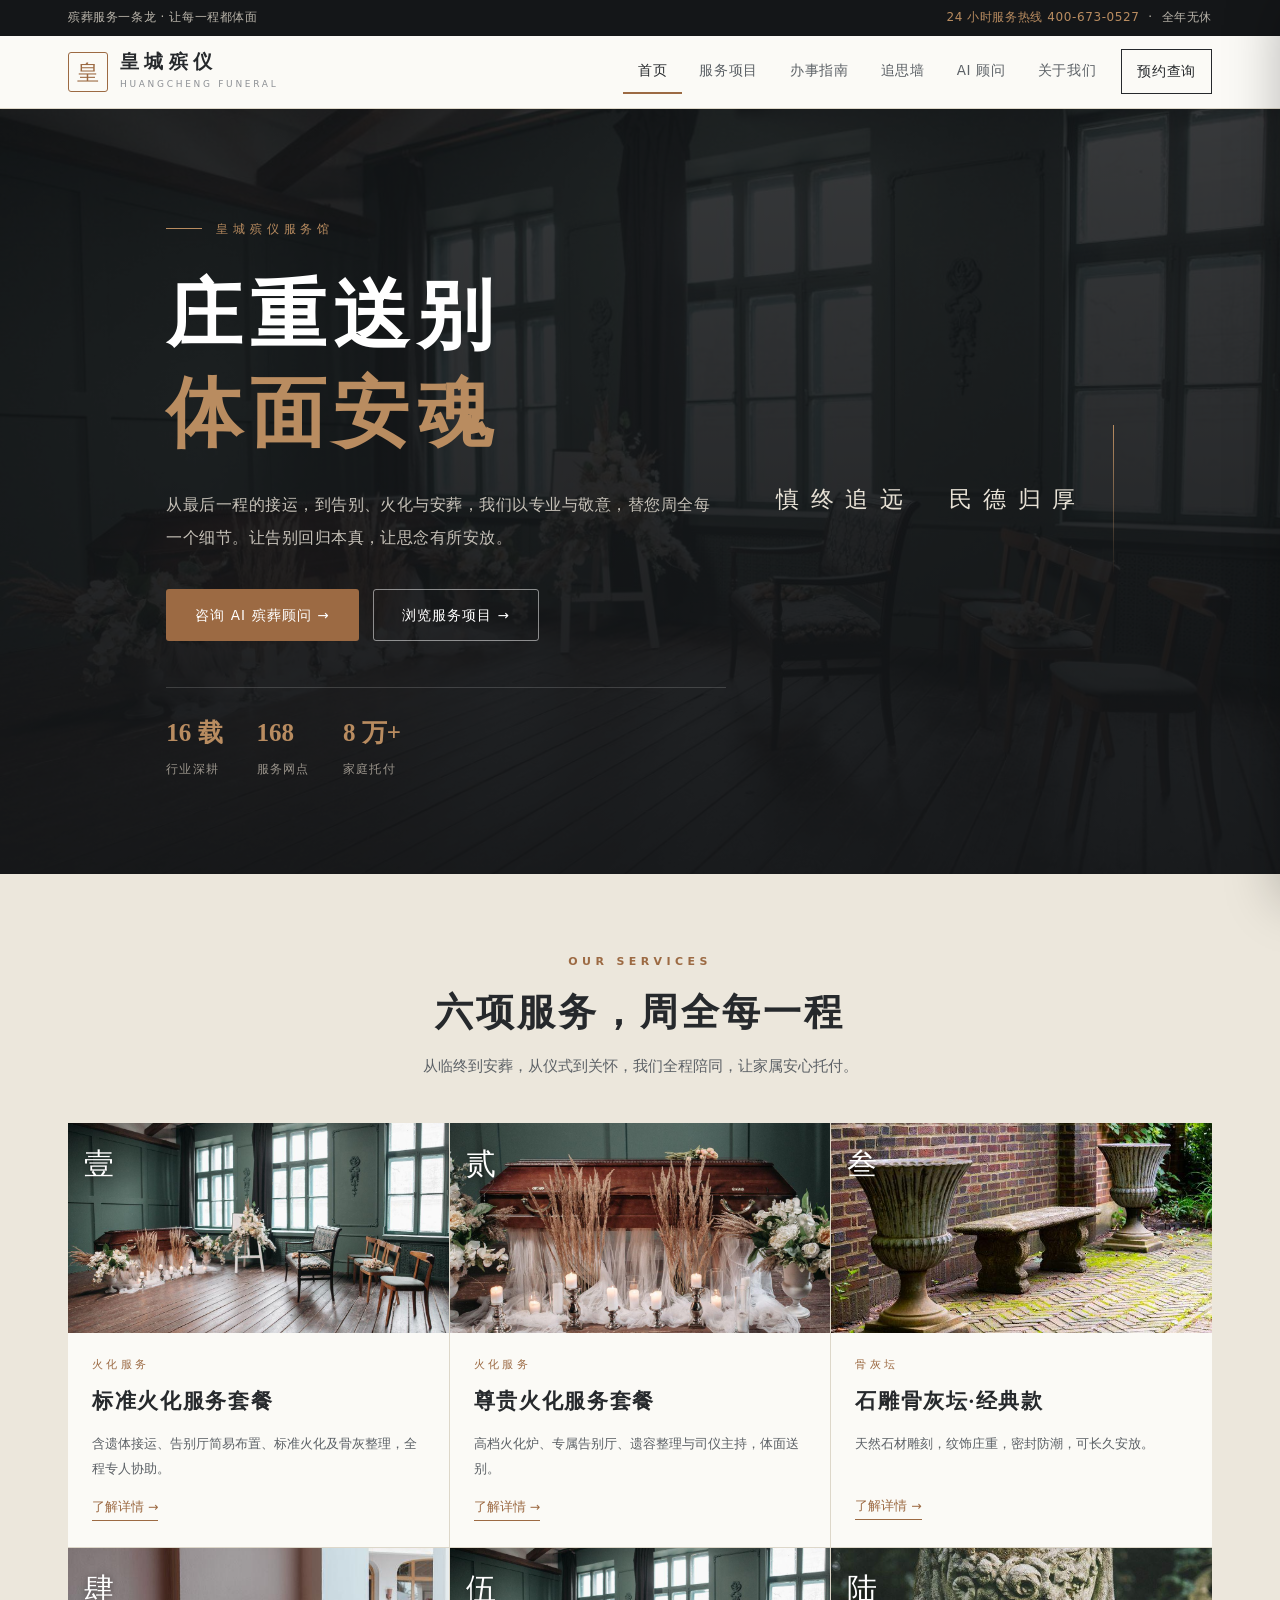
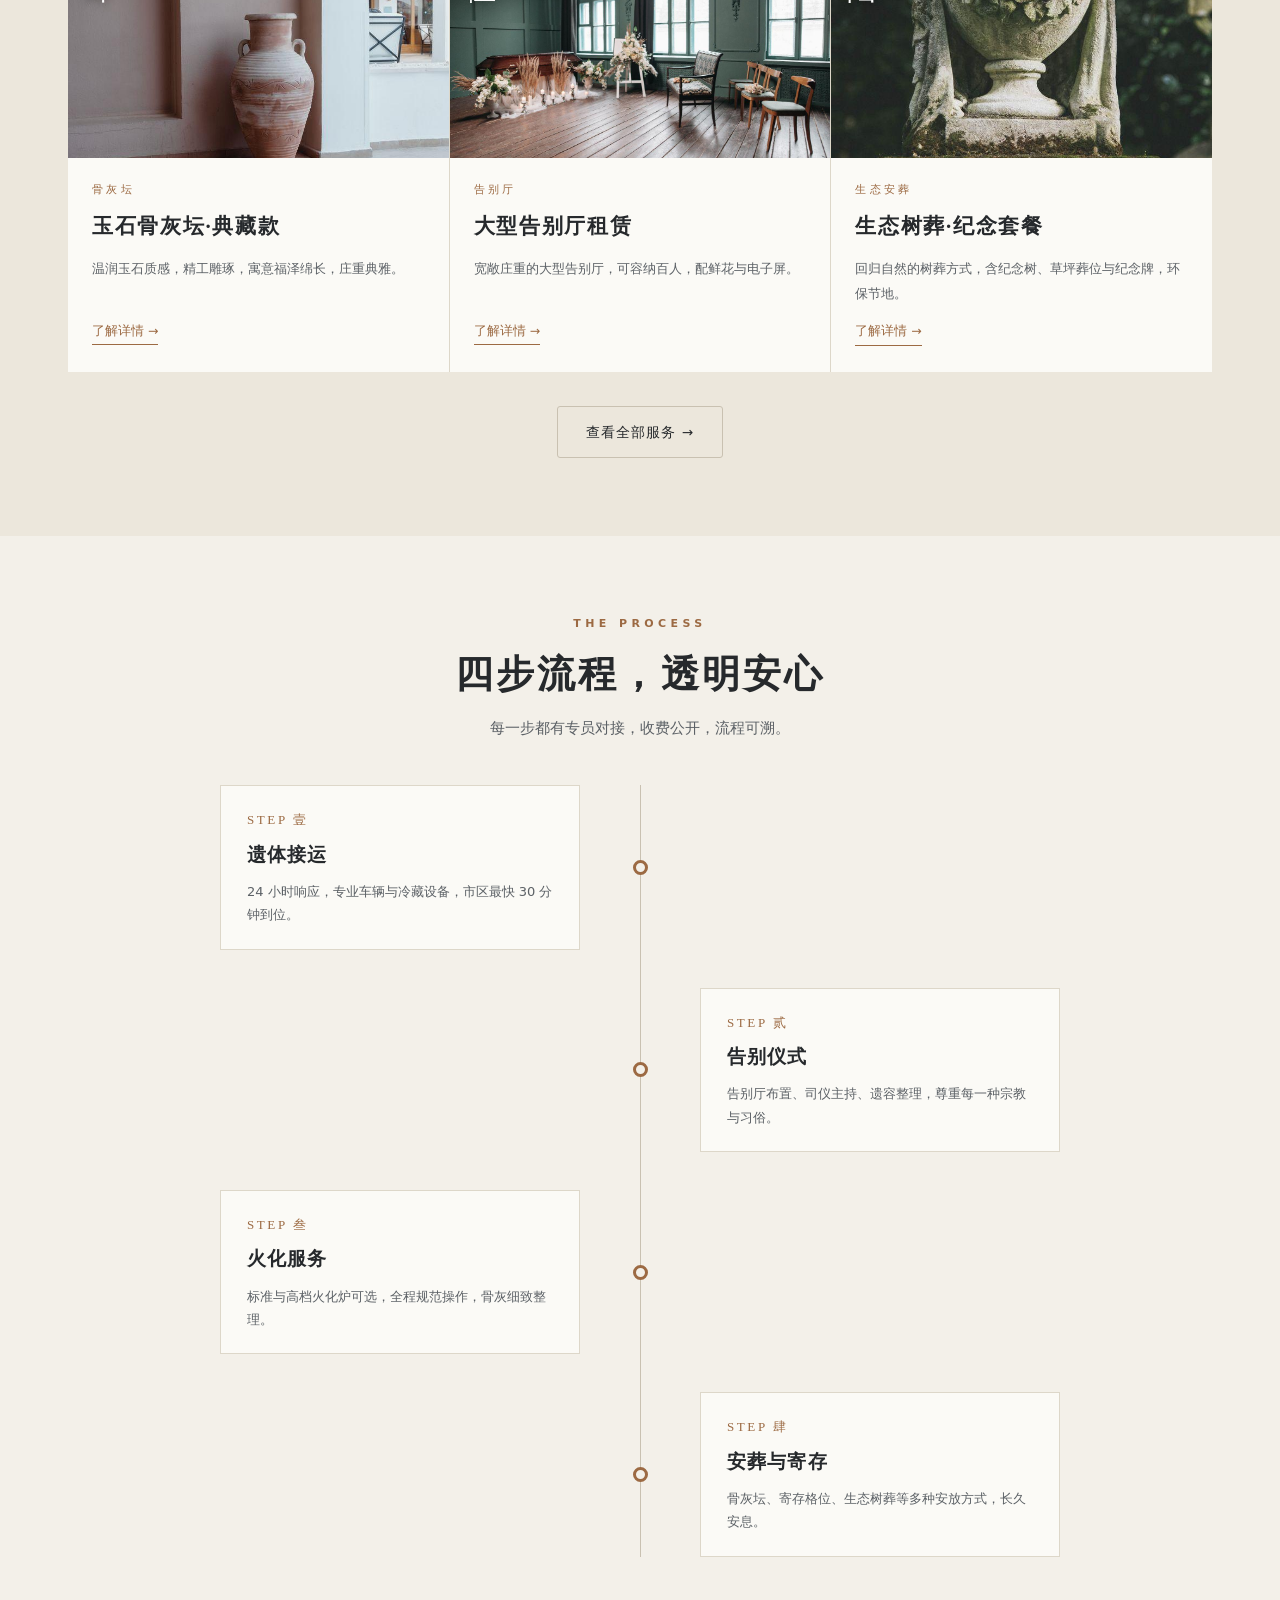
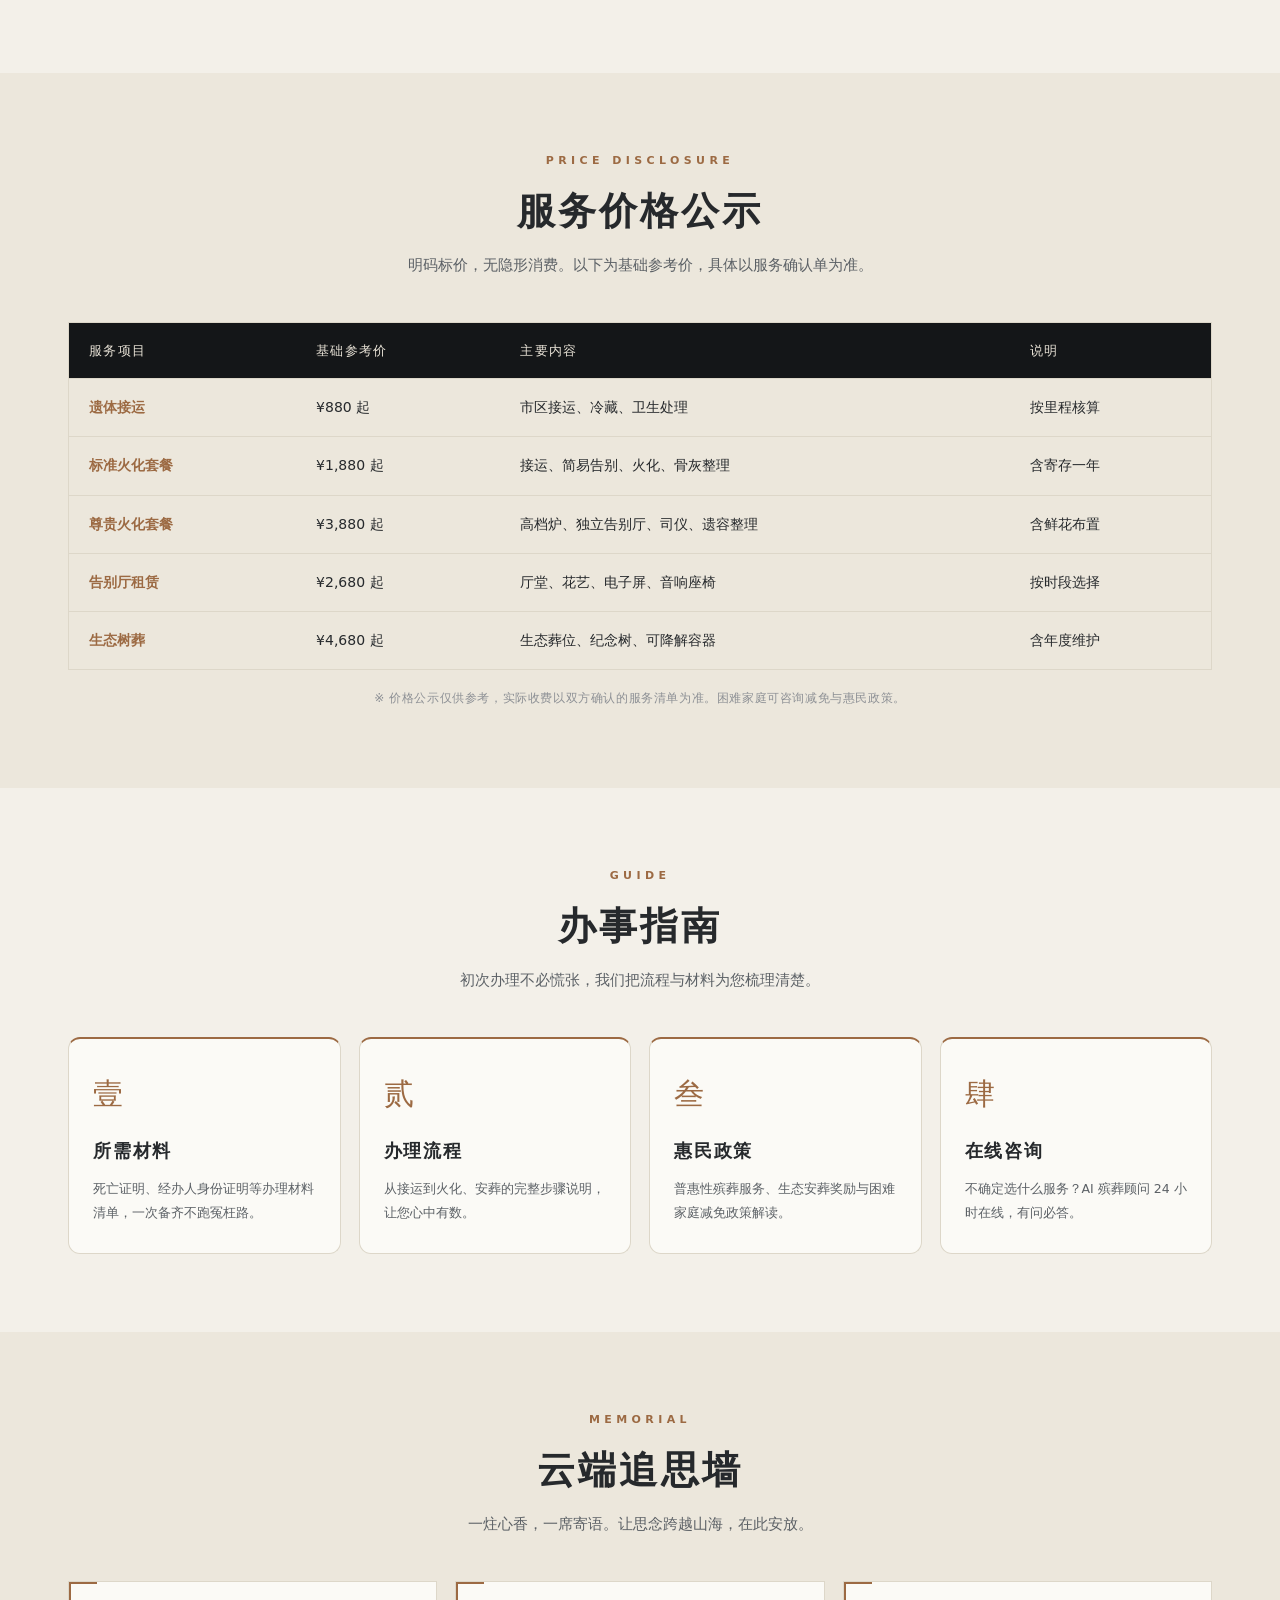
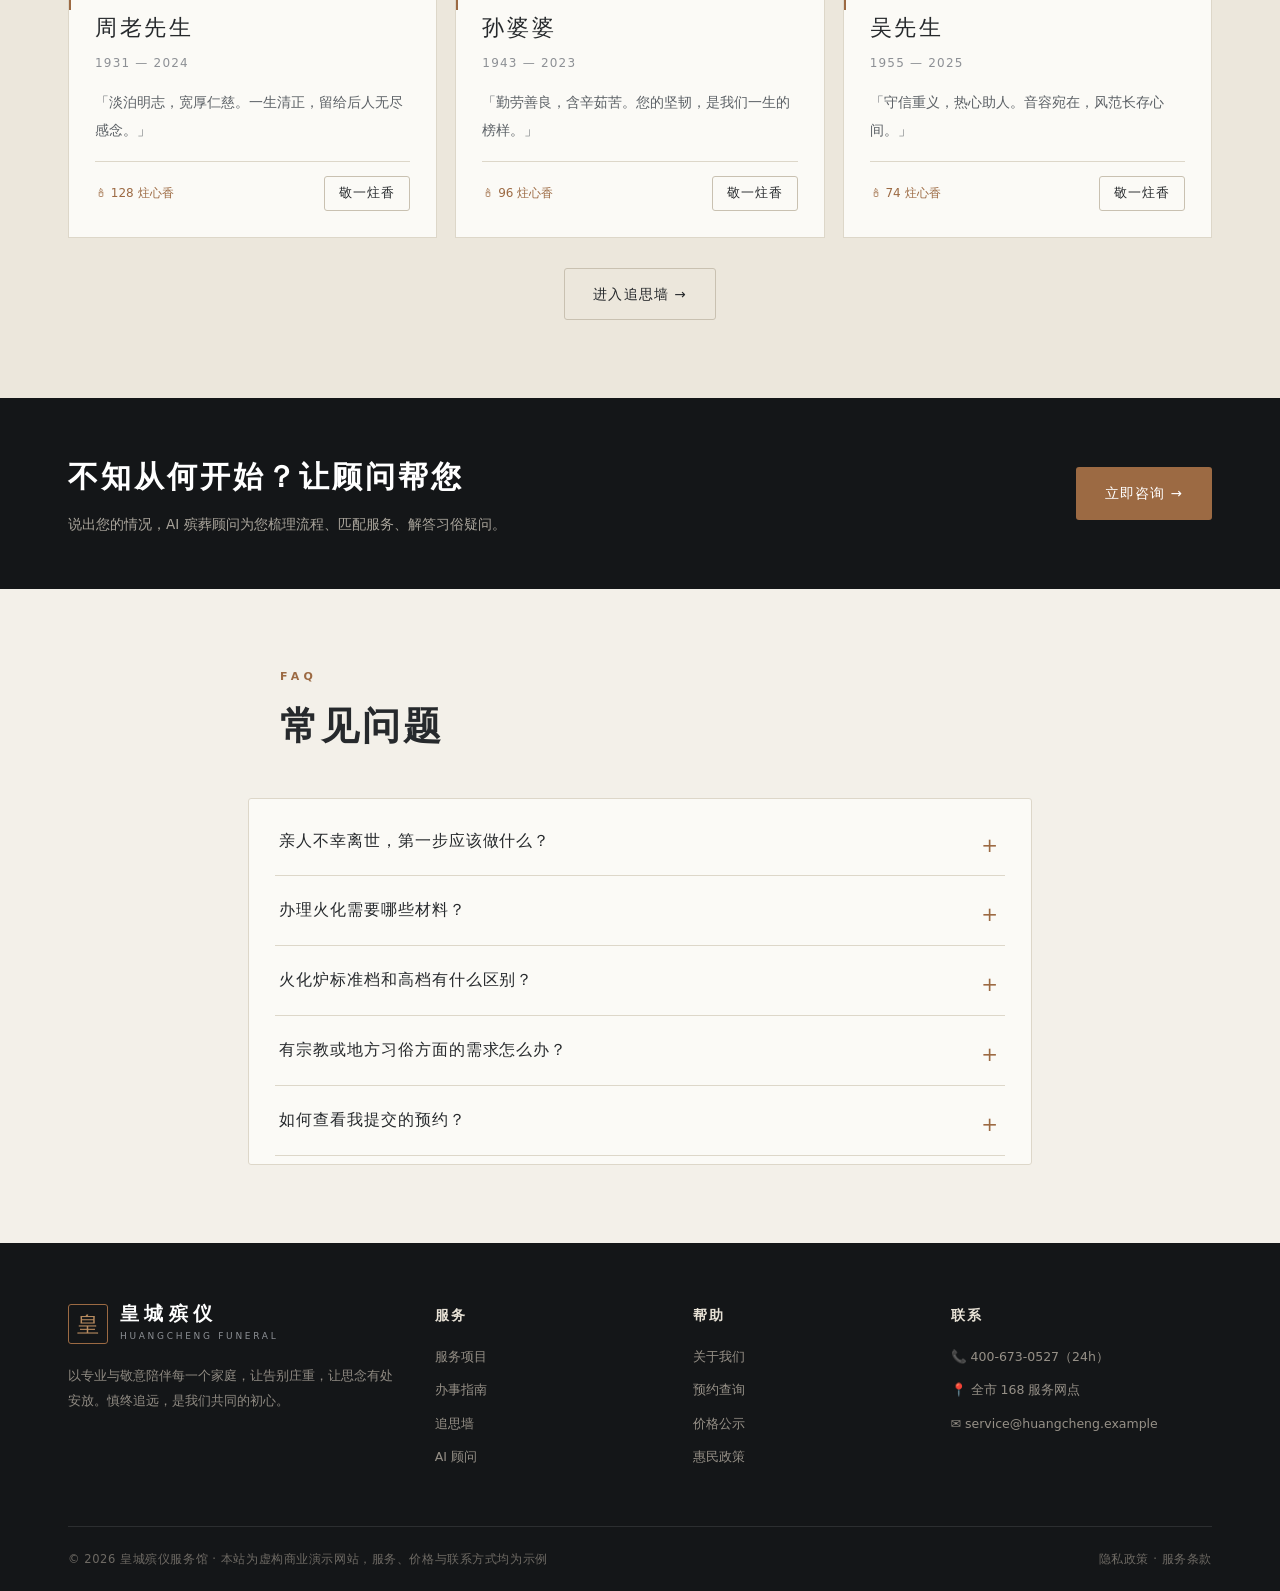
<file: index.html>
<!DOCTYPE html>
<html lang="zh-CN">
<head>
<meta charset="UTF-8">
<meta name="viewport" content="width=device-width,initial-scale=1">
<title>皇城殡仪服务馆 · 庄重送别，体面安魂</title>
<meta name="description" content="皇城殡仪服务馆提供遗体接运、告别厅、火化、骨灰寄存与生态安葬一条龙服务，AI 殡葬顾问在线答疑，流程透明，24 小时响应。">
<link rel="stylesheet" href="assets/style.css">
</head>
<body>
<div class="topbar"><div class="wrap">
  <span>殡葬服务一条龙 · 让每一程都体面</span>
  <span><b>24 小时服务热线 400-673-0527</b> &nbsp;·&nbsp; 全年无休</span>
</div></div>

<header class="sitehead"><div class="wrap">
  <a class="logo" href="index.html"><div class="mark">皇</div><div class="txt"><b>皇城殡仪</b><span>HUANGCHENG FUNERAL</span></div></a>
  <nav class="nav">
    <a href="index.html" class="cur">首页</a><a href="services.html">服务项目</a><a href="guide.html">办事指南</a>
    <a href="memorial.html">追思墙</a><a href="agent.html">AI 顾问</a><a href="about.html">关于我们</a>
    <a href="orders.html" class="nav-cta">预约查询</a>
  </nav>
  <button class="burger" id="burger">☰ 菜单</button>
</div></header>

<div class="drawer-mask" id="drawerMask"></div>
<aside class="drawer" id="drawer">
  <div class="dh"><b>皇城殡仪</b><button id="drawerClose">×</button></div>
  <div class="dlist">
    <a href="index.html" class="cur"><span class="ico">◈</span>首页</a>
    <a href="services.html"><span class="ico">壹</span>服务项目</a>
    <a href="guide.html"><span class="ico">贰</span>办事指南</a>
    <a href="memorial.html"><span class="ico">叁</span>追思墙</a>
    <a href="agent.html"><span class="ico">肆</span>AI 殡葬顾问</a>
    <a href="about.html"><span class="ico">伍</span>关于我们</a>
    <a href="orders.html"><span class="ico">陆</span>预约查询</a>
  </div>
  <div class="df">24 小时服务热线 400-673-0527<br>全年无休 · 市区 30 分钟响应</div>
</aside>

<section class="hero" style="padding:0">
  <div class="bg"></div>
  <div class="wrap">
    <div>
      <div class="eyebrow">皇城殡仪服务馆</div>
      <h1>庄重送别<br><em>体面安魂</em></h1>
      <p class="lead">从最后一程的接运，到告别、火化与安葬，我们以专业与敬意，替您周全每一个细节。让告别回归本真，让思念有所安放。</p>
      <div class="actions">
        <a href="agent.html" class="btn btn-copper">咨询 AI 殡葬顾问 →</a>
        <a href="services.html" class="btn btn-light">浏览服务项目 →</a>
      </div>
      <div class="trust">
        <div><b>16 载</b><span>行业深耕</span></div>
        <div><b>168</b><span>服务网点</span></div>
        <div><b>8 万+</b><span>家庭托付</span></div>
      </div>
    </div>
    <div class="poem"><div class="v">慎终追远　民德归厚</div><div class="line"></div></div>
  </div>
</section>

<section style="background:var(--paper-2)">
  <div class="wrap">
    <div class="sec-head center"><span class="kicker">OUR SERVICES</span><h2>六项服务，周全每一程</h2><p>从临终到安葬，从仪式到关怀，我们全程陪同，让家属安心托付。</p></div>
    <div class="svc-grid" id="svcGrid"></div>
    <div class="center" style="margin-top:34px"><a href="services.html" class="btn btn-outline">查看全部服务 →</a></div>
  </div>
</section>

<section>
  <div class="wrap">
    <div class="sec-head center"><span class="kicker">THE PROCESS</span><h2>四步流程，透明安心</h2><p>每一步都有专员对接，收费公开，流程可溯。</p></div>
    <div class="timeline">
      <div class="tl-item right"><div class="side"><div class="box"><div class="n">STEP 壹</div><h4>遗体接运</h4><p>24 小时响应，专业车辆与冷藏设备，市区最快 30 分钟到位。</p></div></div><div class="dot"></div><div class="side"></div></div>
      <div class="tl-item left"><div class="side"></div><div class="dot"></div><div class="side"><div class="box"><div class="n">STEP 贰</div><h4>告别仪式</h4><p>告别厅布置、司仪主持、遗容整理，尊重每一种宗教与习俗。</p></div></div></div>
      <div class="tl-item right"><div class="side"><div class="box"><div class="n">STEP 叁</div><h4>火化服务</h4><p>标准与高档火化炉可选，全程规范操作，骨灰细致整理。</p></div></div><div class="dot"></div><div class="side"></div></div>
      <div class="tl-item left"><div class="side"></div><div class="dot"></div><div class="side"><div class="box"><div class="n">STEP 肆</div><h4>安葬与寄存</h4><p>骨灰坛、寄存格位、生态树葬等多种安放方式，长久安息。</p></div></div></div>
    </div>
  </div>
</section>

<section style="background:var(--paper-2)">
  <div class="wrap">
    <div class="sec-head center"><span class="kicker">PRICE DISCLOSURE</span><h2>服务价格公示</h2><p>明码标价，无隐形消费。以下为基础参考价，具体以服务确认单为准。</p></div>
    <div class="tbl-wrap"><table class="tbl">
      <thead><tr><th>服务项目</th><th>基础参考价</th><th>主要内容</th><th>说明</th></tr></thead>
      <tbody>
        <tr><td><b>遗体接运</b></td><td>¥880 起</td><td>市区接运、冷藏、卫生处理</td><td>按里程核算</td></tr>
        <tr><td><b>标准火化套餐</b></td><td>¥1,880 起</td><td>接运、简易告别、火化、骨灰整理</td><td>含寄存一年</td></tr>
        <tr><td><b>尊贵火化套餐</b></td><td>¥3,880 起</td><td>高档炉、独立告别厅、司仪、遗容整理</td><td>含鲜花布置</td></tr>
        <tr><td><b>告别厅租赁</b></td><td>¥2,680 起</td><td>厅堂、花艺、电子屏、音响座椅</td><td>按时段选择</td></tr>
        <tr><td><b>生态树葬</b></td><td>¥4,680 起</td><td>生态葬位、纪念树、可降解容器</td><td>含年度维护</td></tr>
      </tbody>
    </table></div>
    <p class="price-note">※ 价格公示仅供参考，实际收费以双方确认的服务清单为准。困难家庭可咨询减免与惠民政策。</p>
  </div>
</section>

<section>
  <div class="wrap">
    <div class="sec-head center"><span class="kicker">GUIDE</span><h2>办事指南</h2><p>初次办理不必慌张，我们把流程与材料为您梳理清楚。</p></div>
    <div class="guide-grid">
      <a href="guide.html" class="guide-card"><div class="ic">壹</div><h4>所需材料</h4><p>死亡证明、经办人身份证明等办理材料清单，一次备齐不跑冤枉路。</p></a>
      <a href="guide.html" class="guide-card"><div class="ic">贰</div><h4>办理流程</h4><p>从接运到火化、安葬的完整步骤说明，让您心中有数。</p></a>
      <a href="guide.html" class="guide-card"><div class="ic">叁</div><h4>惠民政策</h4><p>普惠性殡葬服务、生态安葬奖励与困难家庭减免政策解读。</p></a>
      <a href="agent.html" class="guide-card"><div class="ic">肆</div><h4>在线咨询</h4><p>不确定选什么服务？AI 殡葬顾问 24 小时在线，有问必答。</p></a>
    </div>
  </div>
</section>

<section style="background:var(--paper-2)">
  <div class="wrap">
    <div class="sec-head center"><span class="kicker">MEMORIAL</span><h2>云端追思墙</h2><p>一炷心香，一席寄语。让思念跨越山海，在此安放。</p></div>
    <div class="memorial-grid" id="memGrid"></div>
    <div class="center" style="margin-top:30px"><a href="memorial.html" class="btn btn-outline">进入追思墙 →</a></div>
  </div>
</section>

<section class="cta-strip" style="padding:0">
  <div class="wrap" style="padding:52px 28px">
    <div><h3>不知从何开始？让顾问帮您</h3><p>说出您的情况，AI 殡葬顾问为您梳理流程、匹配服务、解答习俗疑问。</p></div>
    <a href="agent.html" class="btn btn-copper">立即咨询 →</a>
  </div>
</section>

<section>
  <div class="wrap" style="max-width:840px">
    <div class="sec-head"><span class="kicker">FAQ</span><h2>常见问题</h2></div>
    <div class="card" style="padding:8px 26px">
      <details class="faq"><summary>亲人不幸离世，第一步应该做什么？</summary><div class="ans">请先联系医院或相关部门出具《死亡医学证明书》，随后拨打 400-673-0528，我们会安排专员与接运车辆上门，协助您办理后续事宜。您也可先通过「办事指南」了解完整流程。</div></details>
      <details class="faq"><summary>办理火化需要哪些材料？</summary><div class="ans">通常需要《死亡医学证明书》、经办人有效身份证件，以及逝者身份证明。特殊情形（如非正常死亡）需额外材料，具体请咨询 24 小时热线或在线顾问，我们会逐一告知。</div></details>
      <details class="faq"><summary>火化炉标准档和高档有什么区别？</summary><div class="ans">两者在炉型、单次火化、告别厅配置与司仪服务上有所不同。标准档讲求简约庄重，高档档含独立告别厅、遗容整理与鲜花布置。您可在「服务项目」中查看详细说明与价格。</div></details>
      <details class="faq"><summary>有宗教或地方习俗方面的需求怎么办？</summary><div class="ans">我们尊重每一种告别方式，可按需安排诵经、守灵、追悼会等仪式，并提供素食餐、特定花艺等定制。请在预约时告知顾问，一般 24 小时内即可安排妥当。</div></details>
      <details class="faq"><summary>如何查看我提交的预约？</summary><div class="ans">提交预约后会生成预约编号（HC 开头），您可在「预约查询」中输入编号与联系电话查看。本站为演示网站，预约信息仅保存在您的浏览器中。</div></details>
    </div>
  </div>
</section>

<footer class="sitefoot">
  <div class="wrap">
    <div class="grid">
      <div class="brand"><div class="logo" style="color:#fff"><div class="mark">皇</div><div class="txt"><b>皇城殡仪</b><span>HUANGCHENG FUNERAL</span></div></div><p>以专业与敬意陪伴每一个家庭，让告别庄重，让思念有处安放。慎终追远，是我们共同的初心。</p></div>
      <div><h5>服务</h5><a href="services.html">服务项目</a><a href="guide.html">办事指南</a><a href="memorial.html">追思墙</a><a href="agent.html">AI 顾问</a></div>
      <div><h5>帮助</h5><a href="about.html">关于我们</a><a href="orders.html">预约查询</a><a href="guide.html">价格公示</a><a href="guide.html">惠民政策</a></div>
      <div><h5>联系</h5><div class="contact-line">📞 400-673-0527（24h）</div><div class="contact-line">📍 全市 168 服务网点</div><div class="contact-line">✉️ service@huangcheng.example</div></div>
    </div>
    <div class="bottom"><span>© 2026 皇城殡仪服务馆 · 本站为虚构商业演示网站，服务、价格与联系方式均为示例</span><span>隐私政策 · 服务条款</span></div>
  </div>
</footer>

<script src="assets/data.js"></script><script src="assets/app.js"></script>
<script>
(function(){
  var sg=document.getElementById('svcGrid');
  window.HJ.PRODUCTS.slice(0,6).forEach(function(p,i){
    var el=document.createElement('a');el.className='svc';el.href='service.html?id='+p.id;
    el.innerHTML='<div class="ph"><img src="'+p.img+'" alt="'+p.name+'"><span class="no">'+['壹','贰','叁','肆','伍','陆'][i]+'</span></div>'+
      '<div class="body"><div class="k">'+p.cat+'</div><h4>'+p.name+'</h4><p>'+p.desc+'</p><span class="more">了解详情 →</span></div>';
    sg.appendChild(el);
  });
  var mems=[
    {name:'周老先生',years:'1931 — 2024',words:'淡泊明志，宽厚仁慈。一生清正，留给后人无尽感念。',candles:128},
    {name:'孙婆婆',years:'1943 — 2023',words:'勤劳善良，含辛茹苦。您的坚韧，是我们一生的榜样。',candles:96},
    {name:'吴先生',years:'1955 — 2025',words:'守信重义，热心助人。音容宛在，风范长存心间。',candles:74}
  ];
  var mg=document.getElementById('memGrid');
  mems.forEach(function(m){
    var el=document.createElement('div');el.className='mem-card';
    el.innerHTML='<div class="name">'+m.name+'</div><div class="years">'+m.years+'</div><div class="words">「'+m.words+'」</div>'+
      '<div class="foot"><span class="candle">🕯 <span class="cn">'+m.candles+'</span> 炷心香</span><button class="btn btn-outline btn-sm addCandle">敬一炷香</button></div>';
    mg.appendChild(el);
  });
  mg.addEventListener('click',function(e){
    if(e.target.classList.contains('addCandle')){
      var cn=e.target.closest('.mem-card').querySelector('.cn');
      cn.textContent=parseInt(cn.textContent)+1;
      if(window.HJToast)window.HJToast('已为您敬上一炷心香');
    }
  });
  var c=document.getElementById('drawerClose');
  if(c)c.addEventListener('click',function(){document.getElementById('drawerMask').classList.remove('on');document.getElementById('drawer').classList.remove('on')});
})();
</script>
</body>
</html>
</file>
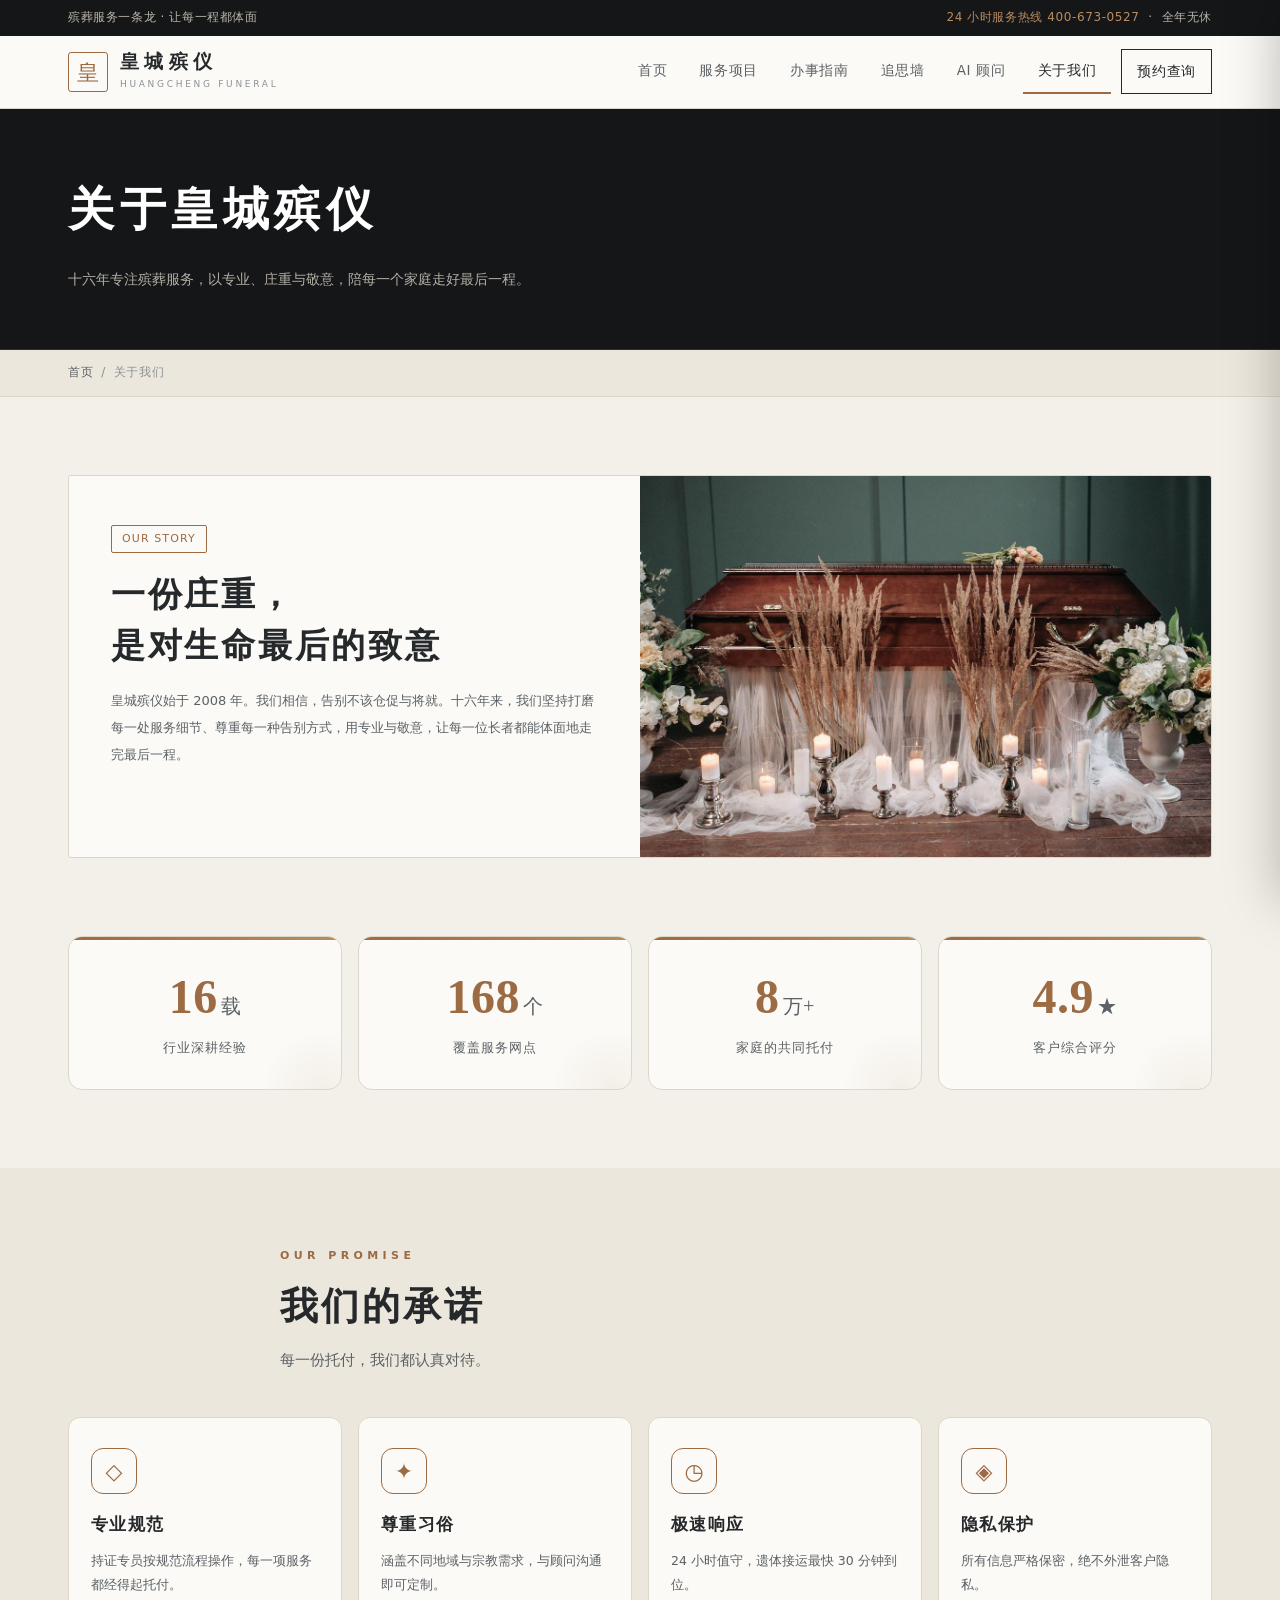
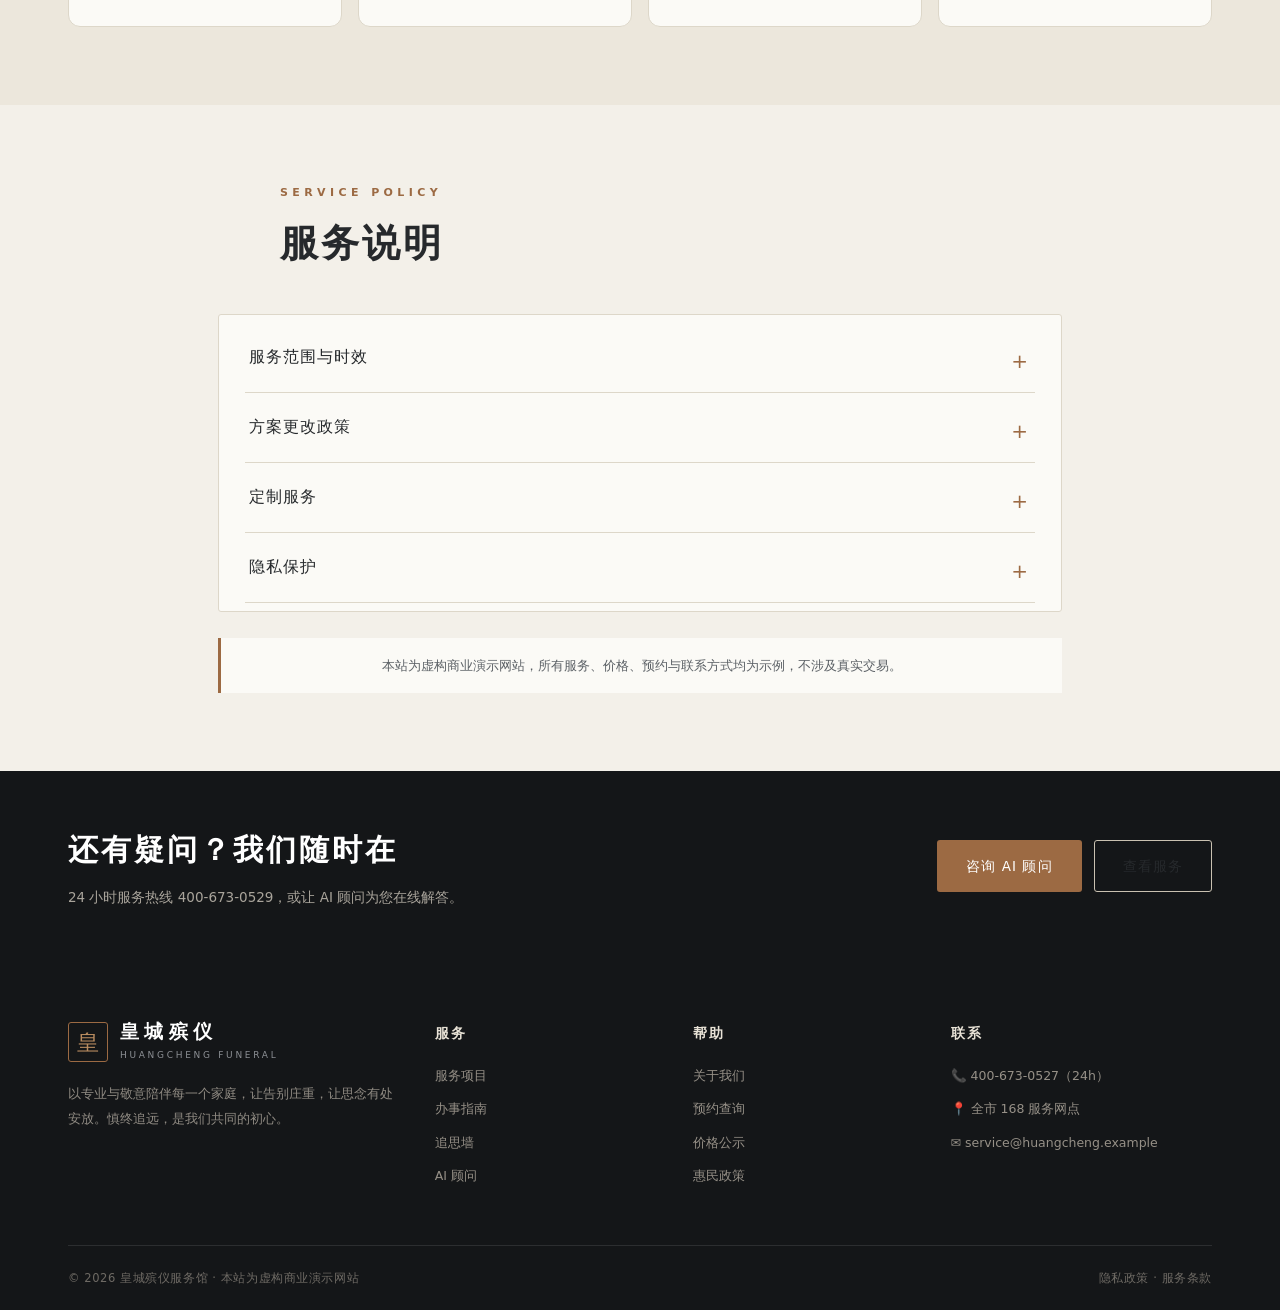
<file: about.html>
<!DOCTYPE html>
<html lang="zh-CN">
<head>
<meta charset="UTF-8"><meta name="viewport" content="width=device-width,initial-scale=1">
<title>关于我们 — 皇城殡仪</title><link rel="stylesheet" href="assets/style.css">
</head>
<body>
<div class="topbar"><div class="wrap"><span>殡葬服务一条龙 · 让每一程都体面</span><span><b>24 小时服务热线 400-673-0527</b> &nbsp;·&nbsp; 全年无休</span></div></div>
<header class="sitehead"><div class="wrap">
  <a class="logo" href="index.html"><div class="mark">皇</div><div class="txt"><b>皇城殡仪</b><span>HUANGCHENG FUNERAL</span></div></a>
  <nav class="nav"><a href="index.html">首页</a><a href="services.html">服务项目</a><a href="guide.html">办事指南</a><a href="memorial.html">追思墙</a><a href="agent.html">AI 顾问</a><a href="about.html" class="cur">关于我们</a><a href="orders.html" class="nav-cta">预约查询</a></nav>
  <button class="burger" id="burger">☰ 菜单</button>
</div></header>
<div class="drawer-mask" id="drawerMask"></div>
<aside class="drawer" id="drawer">
  <div class="dh"><b>皇城殡仪</b><button id="drawerClose">×</button></div>
  <div class="dlist">
    <a href="index.html"><span class="ico">◈</span>首页</a><a href="services.html"><span class="ico">壹</span>服务项目</a>
    <a href="guide.html"><span class="ico">贰</span>办事指南</a><a href="memorial.html"><span class="ico">叁</span>追思墙</a>
    <a href="agent.html"><span class="ico">肆</span>AI 殡葬顾问</a><a href="about.html" class="cur"><span class="ico">伍</span>关于我们</a>
    <a href="orders.html"><span class="ico">陆</span>预约查询</a>
  </div>
  <div class="df">24 小时服务热线 400-673-0527<br>全年无休 · 市区 30 分钟响应</div>
</aside>

<div class="pagehead"><div class="wrap"><h1>关于皇城殡仪</h1><p>十六年专注殡葬服务，以专业、庄重与敬意，陪每一个家庭走好最后一程。</p></div></div>
<div class="crumb"><div class="wrap"><a href="index.html">首页</a><span>/</span>关于我们</div></div>

<section><div class="wrap">
  <div class="card about-hero" style="padding:0;overflow:hidden;display:grid">
    <div style="padding:48px 42px"><span class="tag">OUR STORY</span>
      <h2 style="font-family:var(--serif);font-size:clamp(24px,3.4vw,34px);margin:16px 0;letter-spacing:.08em;line-height:1.5">一份庄重，<br>是对生命最后的致意</h2>
      <p class="small" style="line-height:2.1">皇城殡仪始于 2008 年。我们相信，告别不该仓促与将就。十六年来，我们坚持打磨每一处服务细节、尊重每一种告别方式，用专业与敬意，让每一位长者都能体面地走完最后一程。</p>
    </div>
    <div><img src="assets/images/scene-candles.jpg" alt="庄重的服务场景" style="width:100%;height:100%;min-height:340px;object-fit:cover"></div>
  </div>
</div></section>

<section style="padding-top:0"><div class="wrap">
  <div class="stat-grid">
    <div class="stat-card"><div class="stat-num">16<span>载</span></div><div class="stat-label">行业深耕经验</div></div>
    <div class="stat-card"><div class="stat-num">168<span>个</span></div><div class="stat-label">覆盖服务网点</div></div>
    <div class="stat-card"><div class="stat-num">8<span>万+</span></div><div class="stat-label">家庭的共同托付</div></div>
    <div class="stat-card"><div class="stat-num">4.9<span>★</span></div><div class="stat-label">客户综合评分</div></div>
  </div>
</div></section>

<section style="background:var(--paper-2)"><div class="wrap">
  <div class="sec-head"><span class="kicker">OUR PROMISE</span><h2>我们的承诺</h2><p>每一份托付，我们都认真对待。</p></div>
  <div class="promise-grid">
    <div class="promise-card"><div class="p-ic">◇</div><h4>专业规范</h4><p>持证专员按规范流程操作，每一项服务都经得起托付。</p></div>
    <div class="promise-card"><div class="p-ic">✦</div><h4>尊重习俗</h4><p>涵盖不同地域与宗教需求，与顾问沟通即可定制。</p></div>
    <div class="promise-card"><div class="p-ic">◷</div><h4>极速响应</h4><p>24 小时值守，遗体接运最快 30 分钟到位。</p></div>
    <div class="promise-card"><div class="p-ic">◈</div><h4>隐私保护</h4><p>所有信息严格保密，绝不外泄客户隐私。</p></div>
  </div>
</div></section>

<section><div class="wrap" style="max-width:900px">
  <div class="sec-head"><span class="kicker">SERVICE POLICY</span><h2>服务说明</h2></div>
  <div class="card" style="padding:8px 26px">
    <details class="faq"><summary>服务范围与时效</summary><div class="ans">全市 168 服务网点。遗体接运市区内 30–60 分钟到位，加急火化最快当天安排。请致电 400-673-0528，我们调度最近网点优先处理。</div></details>
    <details class="faq"><summary>方案更改政策</summary><div class="ans">服务开始前如需调整方案、规格或时段，请及时联系顾问，我们会尽力免费为您更改。服务开始后按双方约定执行。</div></details>
    <details class="faq"><summary>定制服务</summary><div class="ans">支持宗教仪式、告别流程、场地花艺等定制。一般 24 小时内安排妥当，加急可当天处理，请提前与顾问沟通细节。</div></details>
    <details class="faq"><summary>隐私保护</summary><div class="ans">您提交的所有信息仅用于服务履行与售后，本站为演示网站，数据仅保存在您的浏览器本地，不会上传服务器。</div></details>
  </div>
  <div class="notice center" style="margin-top:26px">本站为虚构商业演示网站，所有服务、价格、预约与联系方式均为示例，不涉及真实交易。</div>
</div></section>

<section class="cta-strip" style="padding:0"><div class="wrap" style="padding:52px 28px">
  <div><h3>还有疑问？我们随时在</h3><p>24 小时服务热线 400-673-0529，或让 AI 顾问为您在线解答。</p></div>
  <div style="display:flex;gap:12px;flex-wrap:wrap"><a href="agent.html" class="btn btn-copper">咨询 AI 顾问</a><a href="services.html" class="btn btn-outline">查看服务</a></div>
</div></section>

<footer class="sitefoot"><div class="wrap">
  <div class="grid">
    <div class="brand"><div class="logo" style="color:#fff"><div class="mark">皇</div><div class="txt"><b>皇城殡仪</b><span>HUANGCHENG FUNERAL</span></div></div><p>以专业与敬意陪伴每一个家庭，让告别庄重，让思念有处安放。慎终追远，是我们共同的初心。</p></div>
    <div><h5>服务</h5><a href="services.html">服务项目</a><a href="guide.html">办事指南</a><a href="memorial.html">追思墙</a><a href="agent.html">AI 顾问</a></div>
    <div><h5>帮助</h5><a href="about.html">关于我们</a><a href="orders.html">预约查询</a><a href="guide.html">价格公示</a><a href="guide.html">惠民政策</a></div>
    <div><h5>联系</h5><div class="contact-line">📞 400-673-0527（24h）</div><div class="contact-line">📍 全市 168 服务网点</div><div class="contact-line">✉️ service@huangcheng.example</div></div>
  </div>
  <div class="bottom"><span>© 2026 皇城殡仪服务馆 · 本站为虚构商业演示网站</span><span>隐私政策 · 服务条款</span></div>
</div></footer>
<script src="assets/data.js"></script><script src="assets/app.js"></script>
<script>
var c=document.getElementById('drawerClose');
if(c)c.addEventListener('click',function(){document.getElementById('drawerMask').classList.remove('on');document.getElementById('drawer').classList.remove('on')});
</script>
</body></html>
</file>
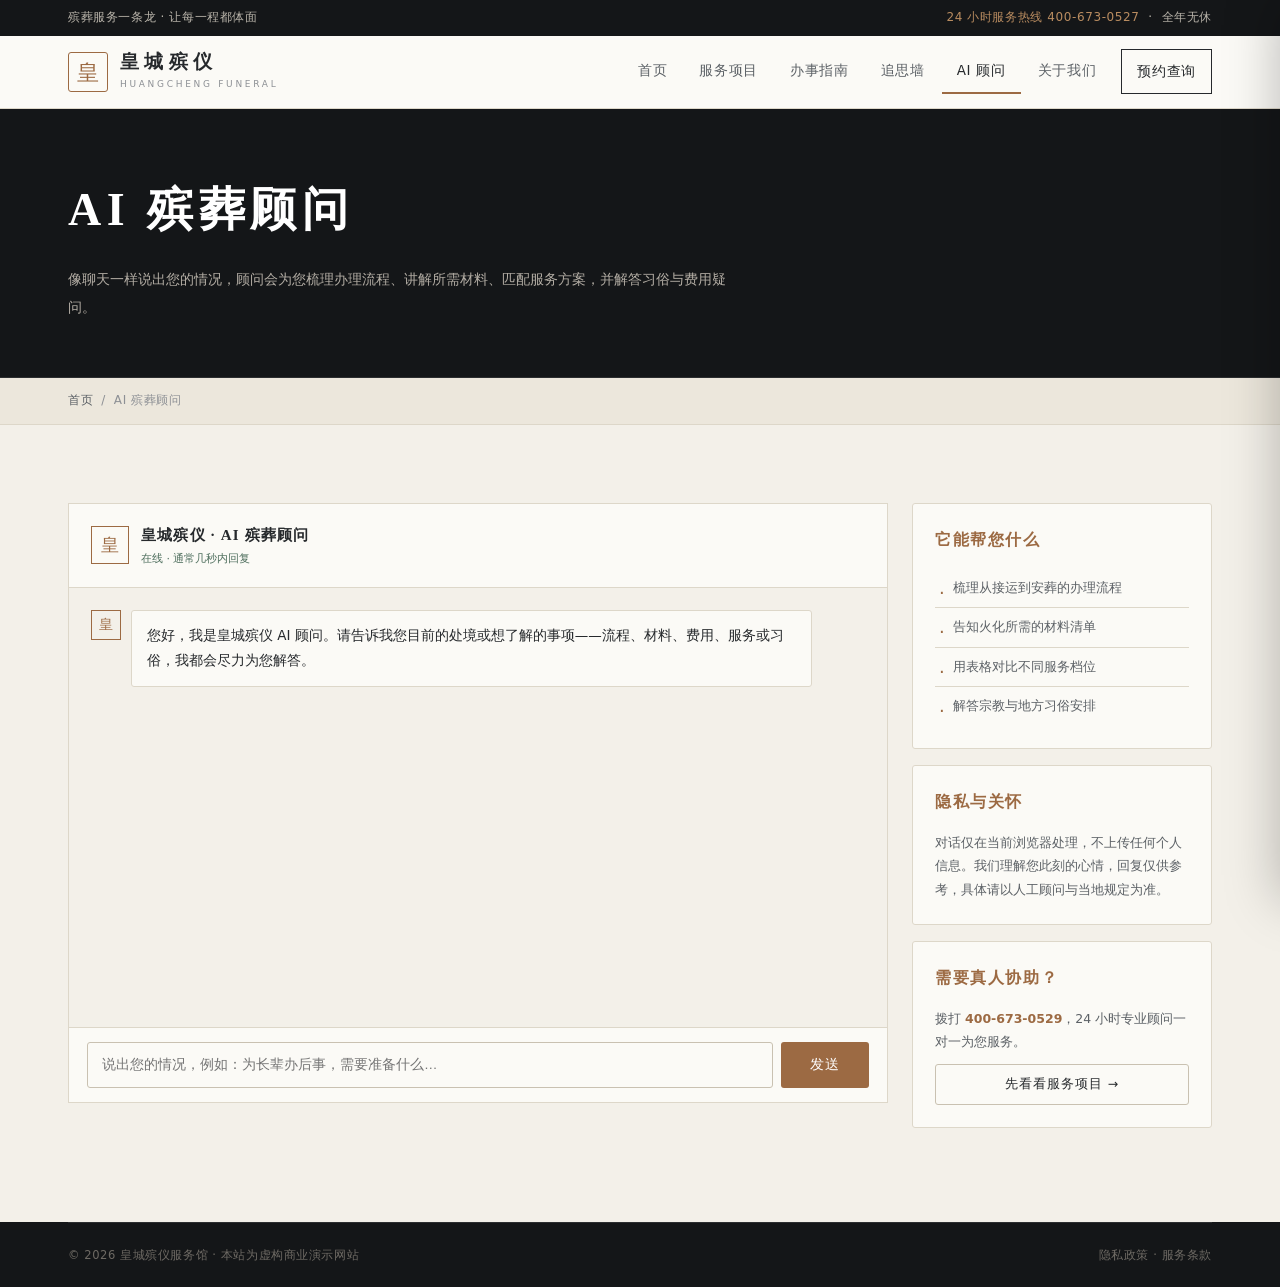
<file: agent.html>
<!DOCTYPE html>
<html lang="zh-CN">
<head>
<meta charset="UTF-8"><meta name="viewport" content="width=device-width,initial-scale=1">
<title>AI 殡葬顾问 — 皇城殡仪</title>
<meta name="description" content="皇城殡仪 AI 殡葬顾问，在线解答办理流程、所需材料、费用与宗教习俗疑问，帮您梳理服务方案。">
<link rel="stylesheet" href="assets/style.css">
</head>
<body>
<div class="topbar"><div class="wrap"><span>殡葬服务一条龙 · 让每一程都体面</span><span><b>24 小时服务热线 400-673-0527</b> &nbsp;·&nbsp; 全年无休</span></div></div>
<header class="sitehead"><div class="wrap">
  <a class="logo" href="index.html"><div class="mark">皇</div><div class="txt"><b>皇城殡仪</b><span>HUANGCHENG FUNERAL</span></div></a>
  <nav class="nav"><a href="index.html">首页</a><a href="services.html">服务项目</a><a href="guide.html">办事指南</a><a href="memorial.html">追思墙</a><a href="agent.html" class="cur">AI 顾问</a><a href="about.html">关于我们</a><a href="orders.html" class="nav-cta">预约查询</a></nav>
  <button class="burger" id="burger">☰ 菜单</button>
</div></header>
<div class="drawer-mask" id="drawerMask"></div>
<aside class="drawer" id="drawer">
  <div class="dh"><b>皇城殡仪</b><button id="drawerClose">×</button></div>
  <div class="dlist">
    <a href="index.html"><span class="ico">◈</span>首页</a><a href="services.html"><span class="ico">壹</span>服务项目</a>
    <a href="guide.html"><span class="ico">贰</span>办事指南</a><a href="memorial.html"><span class="ico">叁</span>追思墙</a>
    <a href="agent.html" class="cur"><span class="ico">肆</span>AI 殡葬顾问</a><a href="about.html"><span class="ico">伍</span>关于我们</a>
    <a href="orders.html"><span class="ico">陆</span>预约查询</a>
  </div>
  <div class="df">24 小时服务热线 400-673-0527<br>全年无休 · 市区 30 分钟响应</div>
</aside>

<div class="pagehead"><div class="wrap"><h1>AI 殡葬顾问</h1><p>像聊天一样说出您的情况，顾问会为您梳理办理流程、讲解所需材料、匹配服务方案，并解答习俗与费用疑问。</p></div></div>
<div class="crumb"><div class="wrap"><a href="index.html">首页</a><span>/</span>AI 殡葬顾问</div></div>

<section><div class="wrap">
  <div class="agent-layout">
    <div class="chat-box">
      <div class="chat-top"><div class="av">皇</div><div><b>皇城殡仪 · AI 殡葬顾问</b><div class="status">在线 · 通常几秒内回复</div></div></div>
      <div class="chat-log" id="chatLog"></div>
      <div class="chat-input">
        <input type="text" id="msgInput" placeholder="说出您的情况，例如：为长辈办后事，需要准备什么…" autocomplete="off">
        <button class="btn btn-copper" id="sendBtn">发送</button>
      </div>
    </div>
    <aside class="agent-side">
      <div class="card side-card"><h4>它能帮您什么</h4><ul>
        <li>梳理从接运到安葬的办理流程</li><li>告知火化所需的材料清单</li>
        <li>用表格对比不同服务档位</li><li>解答宗教与地方习俗安排</li>
      </ul></div>
      <div class="card side-card"><h4>隐私与关怀</h4><p>对话仅在当前浏览器处理，不上传任何个人信息。我们理解您此刻的心情，回复仅供参考，具体请以人工顾问与当地规定为准。</p></div>
      <div class="card side-card"><h4>需要真人协助？</h4><p>拨打 <b style="color:var(--copper)">400-673-0529</b>，24 小时专业顾问一对一为您服务。</p><a href="services.html" class="btn btn-outline btn-sm" style="width:100%;margin-top:10px">先看看服务项目 →</a></div>
    </aside>
  </div>
</div></section>

<footer class="sitefoot"><div class="wrap"><div class="bottom"><span>© 2026 皇城殡仪服务馆 · 本站为虚构商业演示网站</span><span>隐私政策 · 服务条款</span></div></div></footer>
<script src="assets/data.js"></script><script src="assets/app.js"></script>
<script>
(function(){
  var log=document.getElementById('chatLog'),input=document.getElementById('msgInput'),sendBtn=document.getElementById('sendBtn');
  var PRODUCTS=window.HJ.PRODUCTS;

  /* ===== 真实 AI 接入（失败自动回退本地）===== */
  var AI_URL='https://xcs-ai.pages.dev/',AI_PASS='sunxiaochuan666',AI_MODEL='THUDM/GLM-4-9B-0414';
  var AI_SYSTEM='你是「皇城殡仪服务馆」的智能顾问，语气庄重、体贴、专业，体恤家属情绪。只回答殡葬服务相关问题：办理流程、所需材料、费用减免、服务档位、宗教习俗、遗体接运时效。服务明码标价：遗体接运880元起、标准火化套餐1880元起、尊贵套餐3880元起、生态安葬4680元起；24小时接运，市区30至60分钟到位；热线400-673-0527。回答简洁，控制在120字以内。不要编造本站没有的信息，不要讨论与业务无关的话题；无关问题请礼貌引导回殡仪服务咨询。';
  var aiHistory=[];
  function escHtml(s){return String(s).replace(/[&<>"']/g,function(m){return {'&':'&amp;','<':'&lt;','>':'&gt;','"':'&quot;',"'":'&#39;'}[m]})}
  function fmt(s){return escHtml(String(s).trim()).replace(/\*\*(.+?)\*\*/g,'<b>$1</b>').replace(/\n/g,'<br>')}
  function aiReply(q){
    var t=typing();sendBtn.disabled=true;
    aiHistory.push({role:'user',content:q});if(aiHistory.length>12)aiHistory=aiHistory.slice(-12);
    var msgs=[{role:'system',content:AI_SYSTEM}].concat(aiHistory),done=false;
    var timer=setTimeout(function(){fallback()},12000);
    function fallback(){if(done)return;done=true;clearTimeout(timer);t.remove();sendBtn.disabled=false;respond(q)}
    fetch(AI_URL,{method:'POST',headers:{'Content-Type':'application/json','X-Access-Pass':AI_PASS},body:JSON.stringify({model:AI_MODEL,messages:msgs,stream:false})})
      .then(function(r){return r.json()})
      .then(function(d){
        if(done)return;
        var c=d.choices&&d.choices[0]&&d.choices[0].message&&d.choices[0].message.content;
        if(!c)throw new Error('empty');
        done=true;clearTimeout(timer);t.remove();sendBtn.disabled=false;
        aiHistory.push({role:'assistant',content:c});
        addMsg(fmt(c),'ai',true);
      })
      .catch(fallback);
  }
  function addMsg(text,who,html){
    var d=document.createElement('div');d.className='msg'+(who==='me'?' me':'');
    var av=document.createElement('div');av.className='av';av.textContent=who==='me'?'您':'皇';
    var bub=document.createElement('div');bub.className='bub';
    if(html)bub.innerHTML=text;else bub.textContent=text;
    d.appendChild(av);d.appendChild(bub);log.appendChild(d);log.scrollTop=log.scrollHeight;return bub;
  }
  function typing(){
    var d=document.createElement('div');d.className='msg';
    d.innerHTML='<div class="av">皇</div><div class="bub"><span class="typing"><i></i><i></i><i></i></span></div>';
    log.appendChild(d);log.scrollTop=log.scrollHeight;return d;
  }
  function reply(text,html){
    var t=typing();
    setTimeout(function(){t.remove();if(html&&typeof html==='string'){addMsg(html,'ai',true)}else{addMsg(text,'ai',false)}},600+Math.random()*400);
  }
  setTimeout(function(){addMsg('您好，我是皇城殡仪 AI 顾问。请告诉我您目前的处境或想了解的事项——流程、材料、费用、服务或习俗，我都会尽力为您解答。','ai')},300);
  function recHtml(list,title){
    var h=title?'<div style="margin-bottom:8px">'+title+'</div>':'';
    list.forEach(function(p){
      h+='<div class="rec"><img src="'+p.img+'" alt=""><div style="min-width:0"><b>'+p.name+'</b><div class="tiny">'+window.HJ.money(p.price)+' · '+p.tags.join('/')+'</div></div>'+
         '<a class="btn btn-copper btn-sm" href="service.html?id='+p.id+'">查看</a></div>';
    });
    return h;
  }
  function respond(q){
    var t=q;
    // 表格对比
    if(/表格|对比|区别|档|方案|compare/.test(t)){
      reply('','<div>这是三档火化服务的对比，您可按需求与预算选择：</div>'+
        '<table><thead><tr><th>档位</th><th>价格</th><th>火化炉</th><th>适合</th></tr></thead><tbody>'+
        '<tr><td><b>简约标准</b></td><td>¥1,880 起</td><td>标准火化炉</td><td>预算有限、追求庄重</td></tr>'+
        '<tr><td><b>尊贵体面</b></td><td>¥3,880 起</td><td>高档火化炉</td><td>大多数家庭的选择</td></tr>'+
        '<tr><td><b>生态安葬</b></td><td>¥4,680 起</td><td>火化 + 生态葬位</td><td>节地环保、回归自然</td></tr>'+
        '</tbody></table>',true);
      return;
    }
    // 第一步/流程
    if(/第一步|第一步该|怎么办|流程|步骤|开始|流程/.test(t)){
      reply('请先联系医院或公安部门出具《死亡医学证明书》，然后拨打 400-673-0528 或在网站预约，我们会安排专员与车辆上门。之后依次是：确认服务 → 告别仪式 → 火化 → 安葬。您现在最需要的是先拿到死亡证明，如需协助可随时致电。');
      return;
    }
    // 材料
    if(/材料|证明|证件|需要什么|手续/.test(t)){
      reply('办理火化通常需要：①《死亡医学证明书》；②经办人有效身份证件；③逝者身份证明（身份证或户口簿）。非正常死亡等特殊情况需额外材料。预约时顾问会逐一告知，避免您往返。详细清单见「办事指南」。');
      return;
    }
    // 宗教习俗
    if(/宗教|习俗|佛教|道教|仪式|诵经|守灵|风水|素食/.test(t)){
      reply('我们尊重每一种告别方式，可按需安排诵经、守灵、追悼会等仪式，并提供素食餐、素色花艺等定制。请在预约时告知顾问您的需求，一般 24 小时内即可妥善安排。您也可以说说具体是哪种习俗，我帮您梳理。');
      return;
    }
    // 时效/接运
    if(/多久|急用|加急|接运|上门|小时|时效|马上/.test(t)){
      reply('我们提供 24 小时遗体接运服务，市区内通常 30–60 分钟到位，加急火化最快当天安排。请拨打 400-673-0528 说明情况，我们会调度最近网点优先处理。');
      return;
    }
    // 费用/惠民
    if(/费用|多少钱|价格|收费|减免|惠民|补贴|便宜/.test(t)){
      reply('我们的服务明码标价：遗体接运 ¥880 起，标准火化套餐 ¥1,880 起，尊贵套餐 ¥3,880 起。困难家庭可咨询费用减免，生态安葬部分地区有奖励补贴。详细价格公示见官网首页，具体以服务确认单为准。');
      return;
    }
    // 骨灰坛
    if(/骨灰坛|骨灰盒|坛|盒|石材|玉石/.test(t)){
      var list=PRODUCTS.filter(function(p){return p.cat==='骨灰坛'});
      reply('','<div>这几款骨灰坛选材讲究、庄重耐用：</div>'+recHtml(list),true);return;
    }
    // 告别厅
    if(/告别厅|厅|场地|追悼|花艺|布置/.test(t)){
      var list=PRODUCTS.filter(function(p){return p.cat==='告别厅'});
      reply('','<div>告别厅可按规模与时长选择：</div>'+recHtml(list),true);return;
    }
    // 生态葬
    if(/生态|树葬|花葬|海葬|节地|环保|草坪/.test(t)){
      var list=PRODUCTS.filter(function(p){return p.cat==='生态安葬'});
      reply('','<div>响应节地生态安葬理念，推荐如下：</div>'+(list.length?recHtml(list):'生态葬服务可致电咨询。'),true);return;
    }
    // 火化套餐推荐
    if(/火化|火葬|套餐|全套|一条龙|推荐|体面/.test(t)){
      var list=PRODUCTS.filter(function(p){return p.cat==='火化服务'});
      reply('','<div>这几档服务包含接运、告别与火化全流程：</div>'+recHtml(list),true);return;
    }
    // 预算数字
    var m=t.match(/(\d{3,5})\s*(元|块|左右|以内|预算)?/);
    if(/预算|价位|多少/.test(t)&&m){
      var budget=parseInt(m[1]);
      var list=PRODUCTS.filter(function(p){return p.price<=budget+500}).slice(0,3);
      reply('','<div>预算约 ¥'+budget+'，这几项服务较合适：</div>'+(list.length?recHtml(list):'这个预算建议选择简约标准档，可致电 400-673-0529 由顾问搭配。'),true);return;
    }
    // 默认
    reply('我可以帮您梳理办理流程、告知所需材料、对比服务档位、解答宗教习俗与费用疑问。您可以直接说出想了解的事项，我会尽力为您解答。');
  }
  function send(){var v=input.value.trim();if(!v||sendBtn.disabled)return;addMsg(v,'me');input.value='';aiReply(v)}
  sendBtn.addEventListener('click',send);
  input.addEventListener('keydown',function(e){if(e.key==='Enter')send()});
  var c=document.getElementById('drawerClose');
  if(c)c.addEventListener('click',function(){document.getElementById('drawerMask').classList.remove('on');document.getElementById('drawer').classList.remove('on')});
})();
</script>
</body></html>
</file>
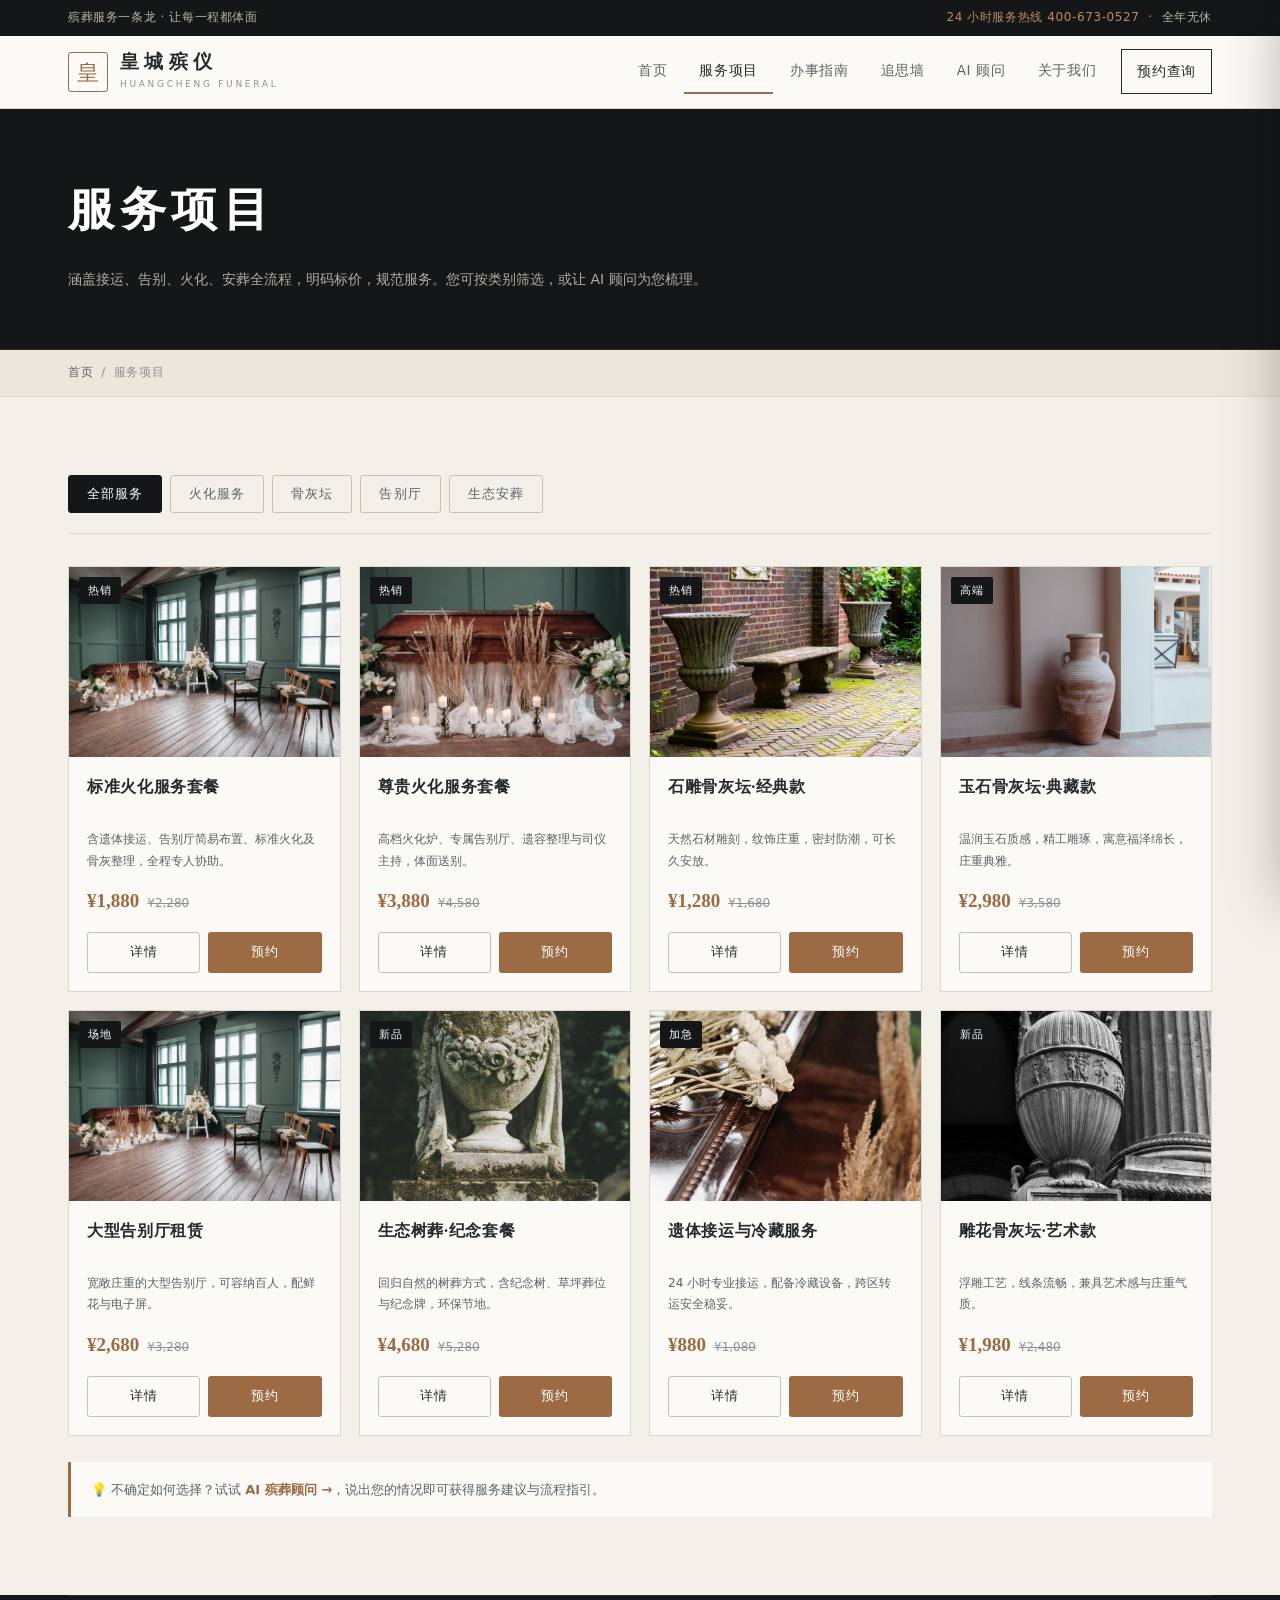
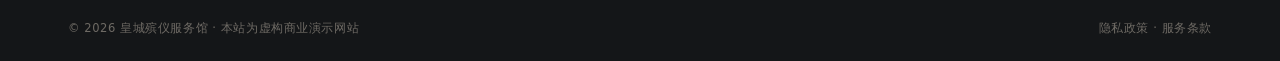
<file: appointment.html>
<!DOCTYPE html>
<html lang="zh-CN">
<head>
<meta charset="UTF-8"><meta name="viewport" content="width=device-width,initial-scale=1">
<title>预约服务 — 皇城殡仪</title><link rel="stylesheet" href="assets/style.css">
</head>
<body>
<div class="topbar"><div class="wrap"><span>殡葬服务一条龙 · 让每一程都体面</span><span><b>24 小时服务热线 400-673-0527</b> &nbsp;·&nbsp; 全年无休</span></div></div>
<header class="sitehead"><div class="wrap">
  <a class="logo" href="index.html"><div class="mark">皇</div><div class="txt"><b>皇城殡仪</b><span>HUANGCHENG FUNERAL</span></div></a>
  <nav class="nav"><a href="index.html">首页</a><a href="services.html">服务项目</a><a href="guide.html">办事指南</a><a href="memorial.html">追思墙</a><a href="agent.html">AI 顾问</a><a href="about.html">关于我们</a><a href="orders.html" class="nav-cta">预约查询</a></nav>
  <button class="burger" id="burger">☰ 菜单</button>
</div></header>
<div class="drawer-mask" id="drawerMask"></div>
<aside class="drawer" id="drawer">
  <div class="dh"><b>皇城殡仪</b><button id="drawerClose">×</button></div>
  <div class="dlist">
    <a href="index.html"><span class="ico">◈</span>首页</a><a href="services.html"><span class="ico">壹</span>服务项目</a>
    <a href="guide.html"><span class="ico">贰</span>办事指南</a><a href="memorial.html"><span class="ico">叁</span>追思墙</a>
    <a href="agent.html"><span class="ico">肆</span>AI 殡葬顾问</a><a href="about.html"><span class="ico">伍</span>关于我们</a>
    <a href="orders.html"><span class="ico">陆</span>预约查询</a>
  </div>
  <div class="df">24 小时服务热线 400-673-0527<br>全年无休 · 市区 30 分钟响应</div>
</aside>

<div class="crumb"><div class="wrap"><a href="index.html">首页</a><span>/</span><a href="services.html">服务项目</a><span>/</span>预约服务</div></div>

<section><div class="wrap">
  <div class="steps">
    <div class="s done"><span class="n">✓</span><span class="t">选择服务</span></div><div class="line"></div>
    <div class="s on"><span class="n">2</span><span class="t">填写信息</span></div><div class="line"></div>
    <div class="s"><span class="n">3</span><span class="t">确认提交</span></div>
  </div>
  <div class="cart-layout">
    <div>
      <div class="card section-card" style="margin-bottom:20px">
        <h4 style="font-family:var(--serif);font-size:18px;letter-spacing:.08em;margin-bottom:16px">已选服务</h4>
        <div id="miniItems"></div>
      </div>
      <form id="apptForm">
        <div class="card section-card">
          <h4 style="font-family:var(--serif);font-size:18px;letter-spacing:.08em;margin-bottom:18px">联系与预约信息</h4>
          <div class="form-grid">
            <div class="field"><label>联系人姓名 *</label><input id="f_name" placeholder="请输入姓名"><div class="err" id="e_name">请填写姓名</div></div>
            <div class="field"><label>联系电话 *</label><input id="f_phone" placeholder="11 位手机号"><div class="err" id="e_phone">请填写正确的手机号</div></div>
            <div class="field full"><label>服务地址 *</label><input id="f_addr" placeholder="省 / 市 / 区 / 街道门牌"><div class="err" id="e_addr">请填写服务地址</div></div>
            <div class="field"><label>所在城市</label><input id="f_city" placeholder="例如：成都市"></div>
            <div class="field"><label>期望服务时间</label><select id="f_time"><option>尽快安排（加急）</option><option>明天上午</option><option>明天下午</option><option>指定日期（备注）</option></select></div>
            <div class="field full"><label>逝者称谓与特殊需求</label><textarea id="f_note" rows="3" placeholder="例如：为父亲准备，佛教仪式，需素食与素色布置…"></textarea></div>
          </div>
        </div>
        <div class="card section-card" style="margin-top:20px">
          <h4 style="font-family:var(--serif);font-size:18px;letter-spacing:.08em;margin-bottom:16px">确认方式</h4>
          <div class="pay-methods" id="payMethods">
            <label class="on"><input type="radio" name="pay" value="到店确认" checked> 到店确认</label>
            <label><input type="radio" name="pay" value="专员上门确认"> 专员上门确认</label>
            <label><input type="radio" name="pay" value="线上确认"> 线上确认</label>
          </div>
          <p class="tiny" style="margin-top:12px">本站为演示网站，不会产生真实服务与扣款。提交后可在「预约查询」中查看模拟预约。</p>
        </div>
      </form>
    </div>
    <div class="card summary">
      <h4>预约确认</h4>
      <div class="line"><span>服务项目</span><b id="cnt">0 项</b></div>
      <div class="line"><span>服务金额</span><b id="sub">¥0</b></div>
      <div class="line"><span>附加费用</span><b style="color:var(--ok)">无</b></div>
      <div class="line total"><span>预估费用</span><b id="total">¥0</b></div>
      <button class="btn btn-copper" id="submitBtn" form="apptForm" type="submit">提交预约 →</button>
      <a href="services.html" class="btn btn-outline btn-sm" style="width:100%;margin-top:10px">返回添加服务</a>
    </div>
  </div>
</div></section>

<footer class="sitefoot"><div class="wrap"><div class="bottom"><span>© 2026 皇城殡仪服务馆 · 本站为虚构商业演示网站</span><span>隐私政策 · 服务条款</span></div></div></footer>
<script src="assets/data.js"></script><script src="assets/app.js"></script>
<script>
(function(){
  var items=window.HJ.cartDetail();
  if(!items.length){location.href='services.html';return}
  var mini=document.getElementById('miniItems');
  items.forEach(function(x){mini.innerHTML+='<div style="display:flex;gap:10px;align-items:center;padding:9px 0;border-bottom:1px solid var(--line)"><img src="'+x.img+'" style="width:46px;height:46px;object-fit:cover;border:1px solid var(--line)"><div class="small" style="flex:1;min-width:0">'+x.name+'<br><span class="tiny">'+x.size+' × '+x.qty+'</span></div><b class="small">'+window.HJ.money(x.price*x.qty)+'</b></div>'});
  document.getElementById('cnt').textContent=window.HJ.cartCount()+' 项';
  document.getElementById('sub').textContent=window.HJ.money(window.HJ.cartTotal());
  document.getElementById('total').textContent=window.HJ.money(window.HJ.cartTotal());
  var confirm='到店确认';
  document.getElementById('payMethods').addEventListener('change',function(e){
    if(e.target.name==='pay')confirm=e.target.value;
    this.querySelectorAll('label').forEach(function(l){l.classList.remove('on')});
    e.target.closest('label').classList.add('on');
  });
  function err(id,on){document.getElementById('e_'+id).classList.toggle('on',on)}
  document.getElementById('apptForm').addEventListener('submit',function(e){
    e.preventDefault();
    var name=document.getElementById('f_name').value.trim(),phone=document.getElementById('f_phone').value.trim(),addr=document.getElementById('f_addr').value.trim();
    var ok=true;
    err('name',!name);if(!name)ok=false;
    var pok=/^1\d{10}$/.test(phone);err('phone',!pok);if(!pok)ok=false;
    err('addr',!addr);if(!addr)ok=false;
    if(!ok)return;
    var info={name:name,phone:phone,addr:addr,city:document.getElementById('f_city').value.trim(),time:document.getElementById('f_time').value,note:document.getElementById('f_note').value.trim(),pay:confirm};
    var order=window.HJ.placeOrder(info);
    sessionStorage.setItem('hc_last_order',order.no);
    location.href='success.html?no='+encodeURIComponent(order.no);
  });
  var c=document.getElementById('drawerClose');
  if(c)c.addEventListener('click',function(){document.getElementById('drawerMask').classList.remove('on');document.getElementById('drawer').classList.remove('on')});
})();
</script>
</body></html>
</file>
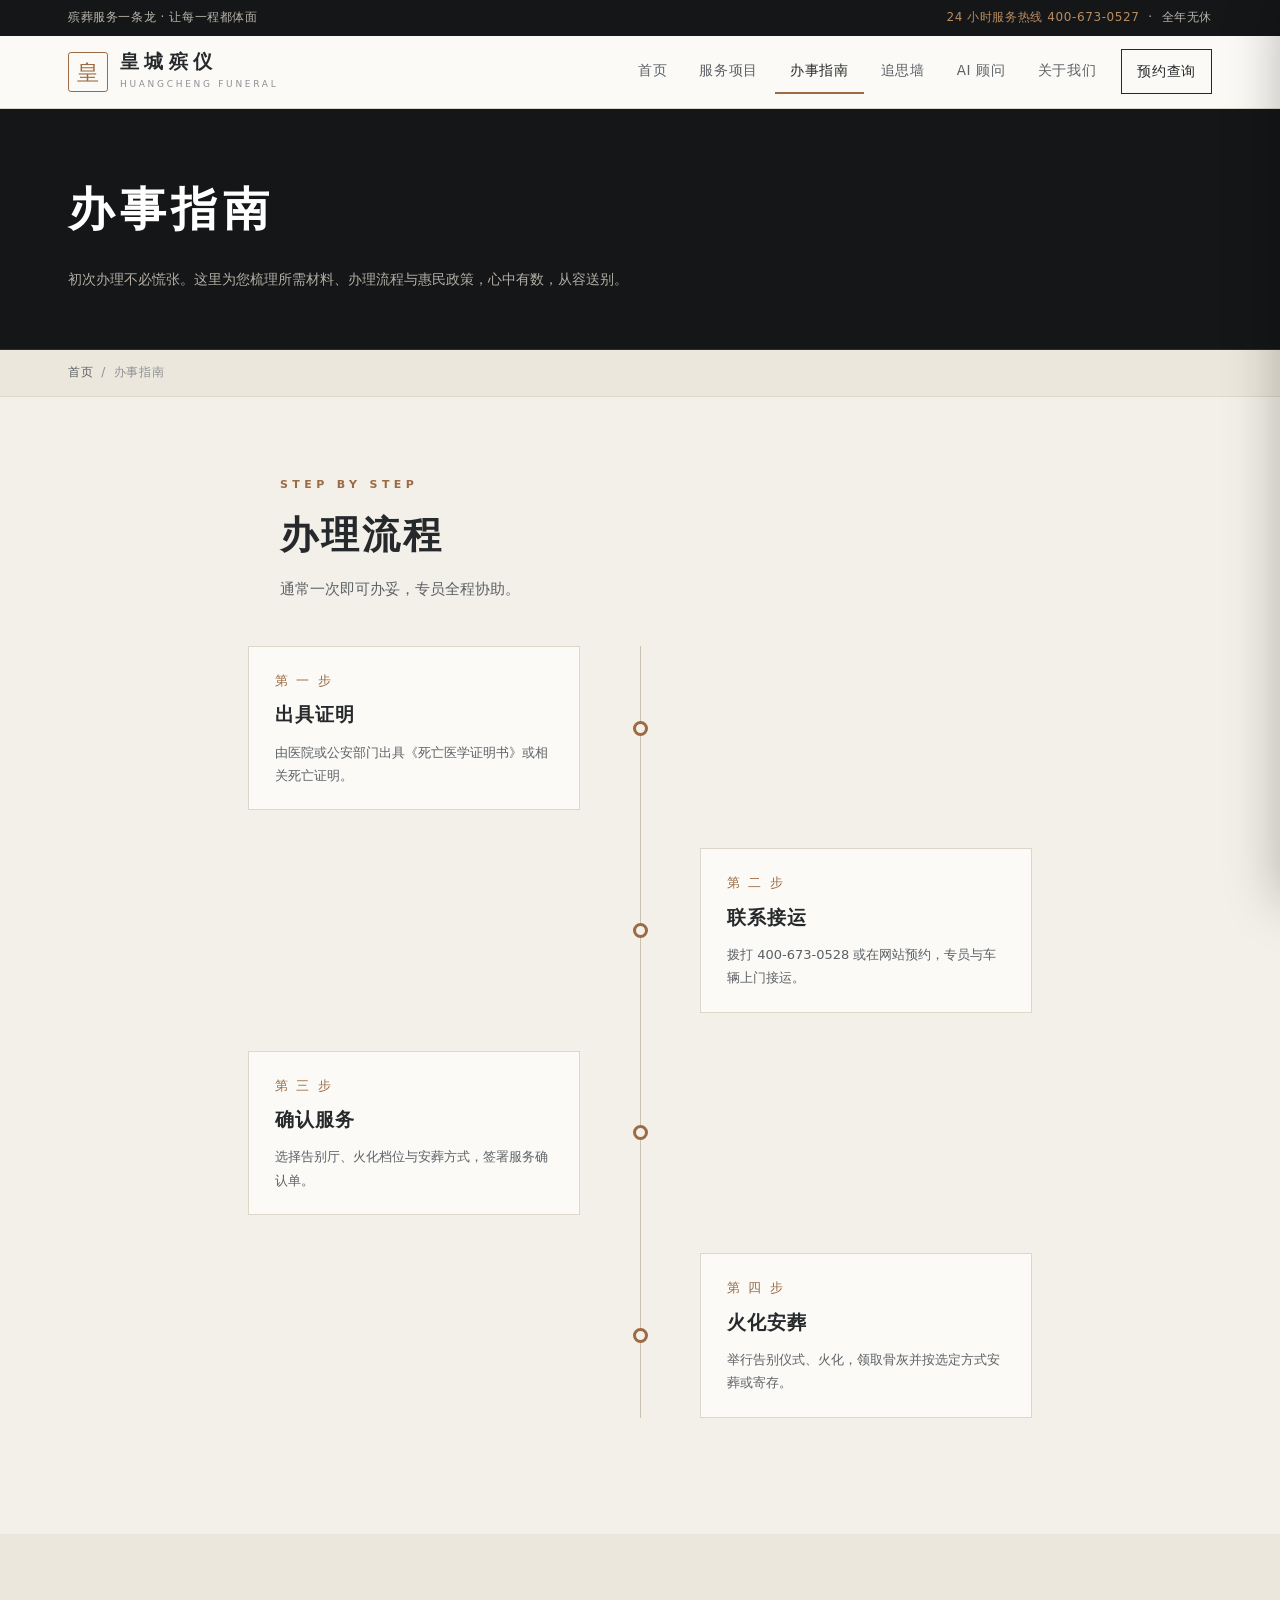
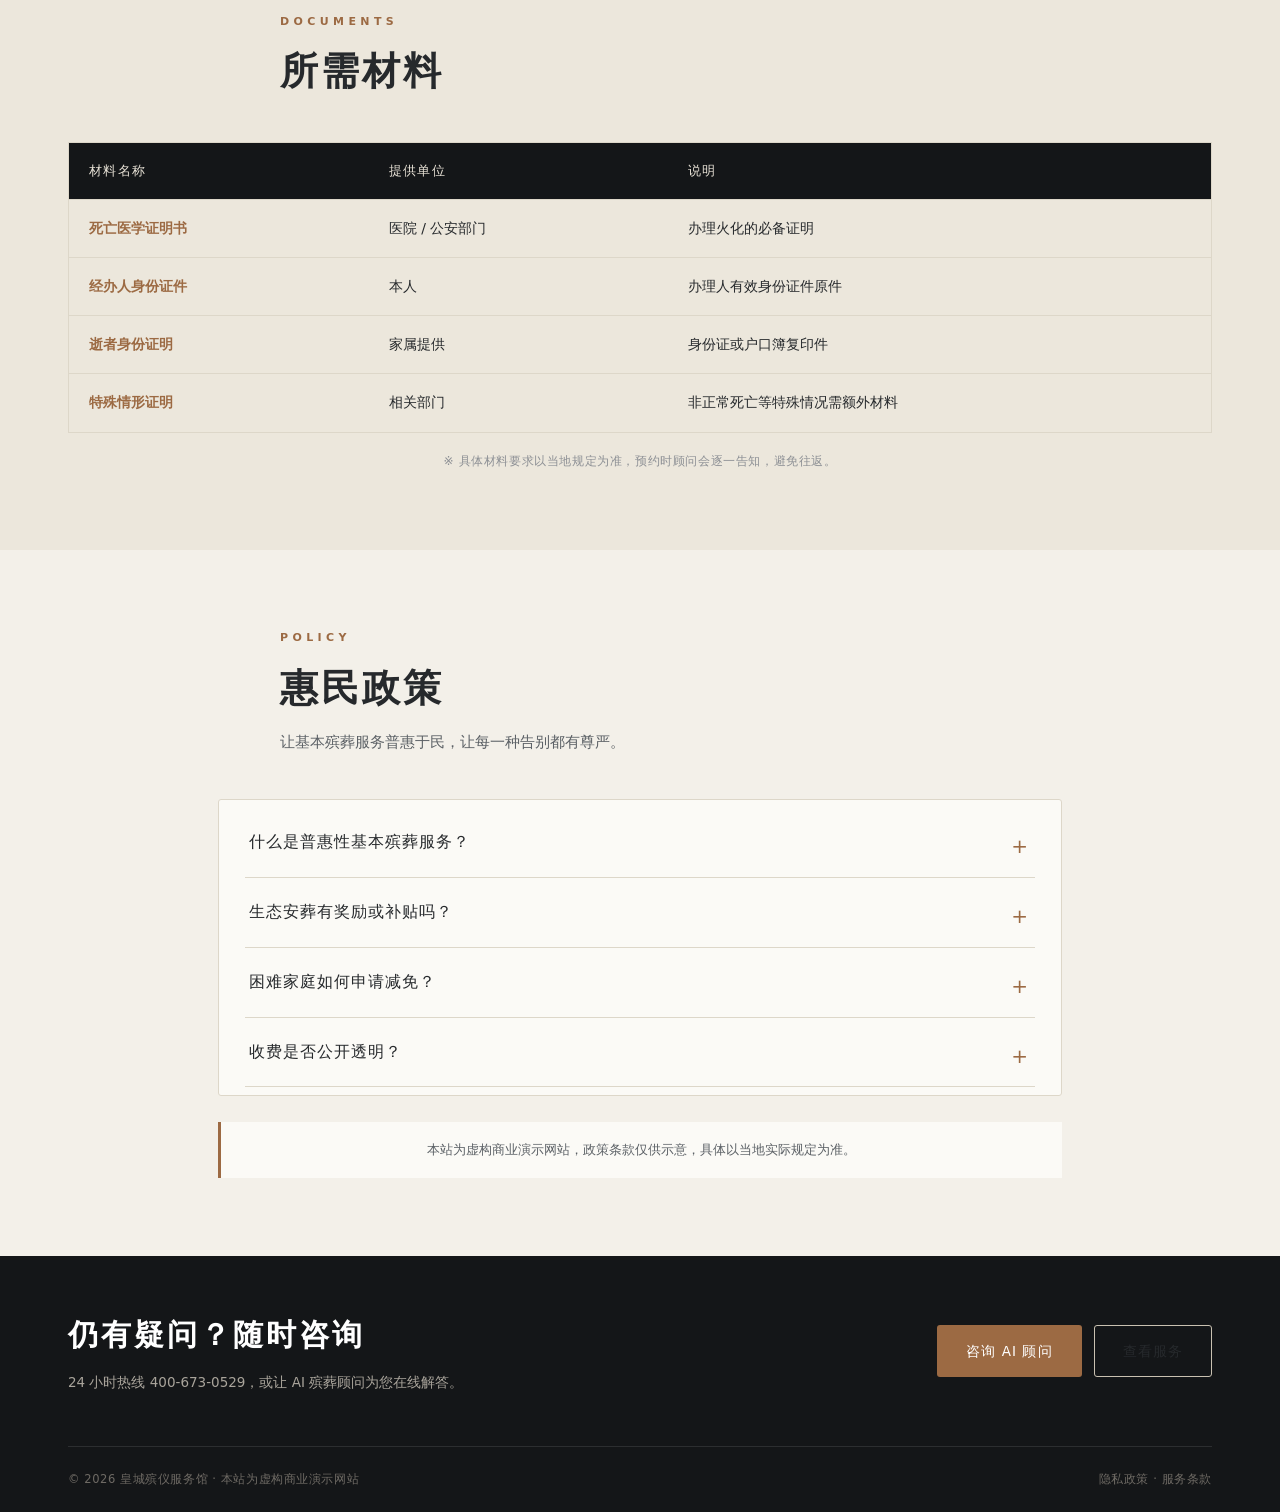
<file: guide.html>
<!DOCTYPE html>
<html lang="zh-CN">
<head>
<meta charset="UTF-8"><meta name="viewport" content="width=device-width,initial-scale=1">
<title>办事指南 — 皇城殡仪</title><link rel="stylesheet" href="assets/style.css">
</head>
<body>
<div class="topbar"><div class="wrap"><span>殡葬服务一条龙 · 让每一程都体面</span><span><b>24 小时服务热线 400-673-0527</b> &nbsp;·&nbsp; 全年无休</span></div></div>
<header class="sitehead"><div class="wrap">
  <a class="logo" href="index.html"><div class="mark">皇</div><div class="txt"><b>皇城殡仪</b><span>HUANGCHENG FUNERAL</span></div></a>
  <nav class="nav"><a href="index.html">首页</a><a href="services.html">服务项目</a><a href="guide.html" class="cur">办事指南</a><a href="memorial.html">追思墙</a><a href="agent.html">AI 顾问</a><a href="about.html">关于我们</a><a href="orders.html" class="nav-cta">预约查询</a></nav>
  <button class="burger" id="burger">☰ 菜单</button>
</div></header>
<div class="drawer-mask" id="drawerMask"></div>
<aside class="drawer" id="drawer">
  <div class="dh"><b>皇城殡仪</b><button id="drawerClose">×</button></div>
  <div class="dlist">
    <a href="index.html"><span class="ico">◈</span>首页</a><a href="services.html"><span class="ico">壹</span>服务项目</a>
    <a href="guide.html" class="cur"><span class="ico">贰</span>办事指南</a><a href="memorial.html"><span class="ico">叁</span>追思墙</a>
    <a href="agent.html"><span class="ico">肆</span>AI 殡葬顾问</a><a href="about.html"><span class="ico">伍</span>关于我们</a>
    <a href="orders.html"><span class="ico">陆</span>预约查询</a>
  </div>
  <div class="df">24 小时服务热线 400-673-0527<br>全年无休 · 市区 30 分钟响应</div>
</aside>

<div class="pagehead"><div class="wrap"><h1>办事指南</h1><p>初次办理不必慌张。这里为您梳理所需材料、办理流程与惠民政策，心中有数，从容送别。</p></div></div>
<div class="crumb"><div class="wrap"><a href="index.html">首页</a><span>/</span>办事指南</div></div>

<section><div class="wrap" style="max-width:900px">
  <div class="sec-head"><span class="kicker">STEP BY STEP</span><h2>办理流程</h2><p>通常一次即可办妥，专员全程协助。</p></div>
  <div class="timeline">
    <div class="tl-item right"><div class="side"><div class="box"><div class="n">第 一 步</div><h4>出具证明</h4><p>由医院或公安部门出具《死亡医学证明书》或相关死亡证明。</p></div></div><div class="dot"></div><div class="side"></div></div>
    <div class="tl-item left"><div class="side"></div><div class="dot"></div><div class="side"><div class="box"><div class="n">第 二 步</div><h4>联系接运</h4><p>拨打 400-673-0528 或在网站预约，专员与车辆上门接运。</p></div></div></div>
    <div class="tl-item right"><div class="side"><div class="box"><div class="n">第 三 步</div><h4>确认服务</h4><p>选择告别厅、火化档位与安葬方式，签署服务确认单。</p></div></div><div class="dot"></div><div class="side"></div></div>
    <div class="tl-item left"><div class="side"></div><div class="dot"></div><div class="side"><div class="box"><div class="n">第 四 步</div><h4>火化安葬</h4><p>举行告别仪式、火化，领取骨灰并按选定方式安葬或寄存。</p></div></div></div>
  </div>
</div></section>

<section style="background:var(--paper-2)"><div class="wrap">
  <div class="sec-head"><span class="kicker">DOCUMENTS</span><h2>所需材料</h2></div>
  <div class="tbl-wrap"><table class="tbl">
    <thead><tr><th>材料名称</th><th>提供单位</th><th>说明</th></tr></thead>
    <tbody>
      <tr><td><b>死亡医学证明书</b></td><td>医院 / 公安部门</td><td>办理火化的必备证明</td></tr>
      <tr><td><b>经办人身份证件</b></td><td>本人</td><td>办理人有效身份证件原件</td></tr>
      <tr><td><b>逝者身份证明</b></td><td>家属提供</td><td>身份证或户口簿复印件</td></tr>
      <tr><td><b>特殊情形证明</b></td><td>相关部门</td><td>非正常死亡等特殊情况需额外材料</td></tr>
    </tbody>
  </table></div>
  <p class="price-note">※ 具体材料要求以当地规定为准，预约时顾问会逐一告知，避免往返。</p>
</div></section>

<section><div class="wrap" style="max-width:900px">
  <div class="sec-head"><span class="kicker">POLICY</span><h2>惠民政策</h2><p>让基本殡葬服务普惠于民，让每一种告别都有尊严。</p></div>
  <div class="card" style="padding:8px 26px">
    <details class="faq"><summary>什么是普惠性基本殡葬服务？</summary><div class="ans">指遗体接运、暂存、火化、骨灰寄存等基础项目。符合条件的对象可按规定享受费用减免，具体标准与申请方式请咨询 24 小时热线或到店了解。</div></details>
    <details class="faq"><summary>生态安葬有奖励或补贴吗？</summary><div class="ans">选择树葬、花坛葬、草坪葬等节地生态安葬方式的家庭，部分地区可申请生态安葬奖励。我们可协助您了解当地政策并办理相关手续。</div></details>
    <details class="faq"><summary>困难家庭如何申请减免？</summary><div class="ans">低保、特困等困难家庭可凭有效证明申请殡葬服务费用减免。请在预约时主动告知顾问，我们会协助您准备材料并办理。</div></details>
    <details class="faq"><summary>收费是否公开透明？</summary><div class="ans">我们实行明码标价，所有服务项目与价格公示于官网及营业场所，服务前签署确认单，杜绝隐形消费。如有疑问可随时咨询。</div></details>
  </div>
  <div class="notice center" style="margin-top:26px">本站为虚构商业演示网站，政策条款仅供示意，具体以当地实际规定为准。</div>
</div></section>

<section class="cta-strip" style="padding:0"><div class="wrap" style="padding:52px 28px">
  <div><h3>仍有疑问？随时咨询</h3><p>24 小时热线 400-673-0529，或让 AI 殡葬顾问为您在线解答。</p></div>
  <div style="display:flex;gap:12px;flex-wrap:wrap"><a href="agent.html" class="btn btn-copper">咨询 AI 顾问</a><a href="services.html" class="btn btn-outline">查看服务</a></div>
</div></section>

<footer class="sitefoot"><div class="wrap"><div class="bottom"><span>© 2026 皇城殡仪服务馆 · 本站为虚构商业演示网站</span><span>隐私政策 · 服务条款</span></div></div></footer>
<script src="assets/data.js"></script><script src="assets/app.js"></script>
<script>
var c=document.getElementById('drawerClose');
if(c)c.addEventListener('click',function(){document.getElementById('drawerMask').classList.remove('on');document.getElementById('drawer').classList.remove('on')});
</script>
</body></html>
</file>
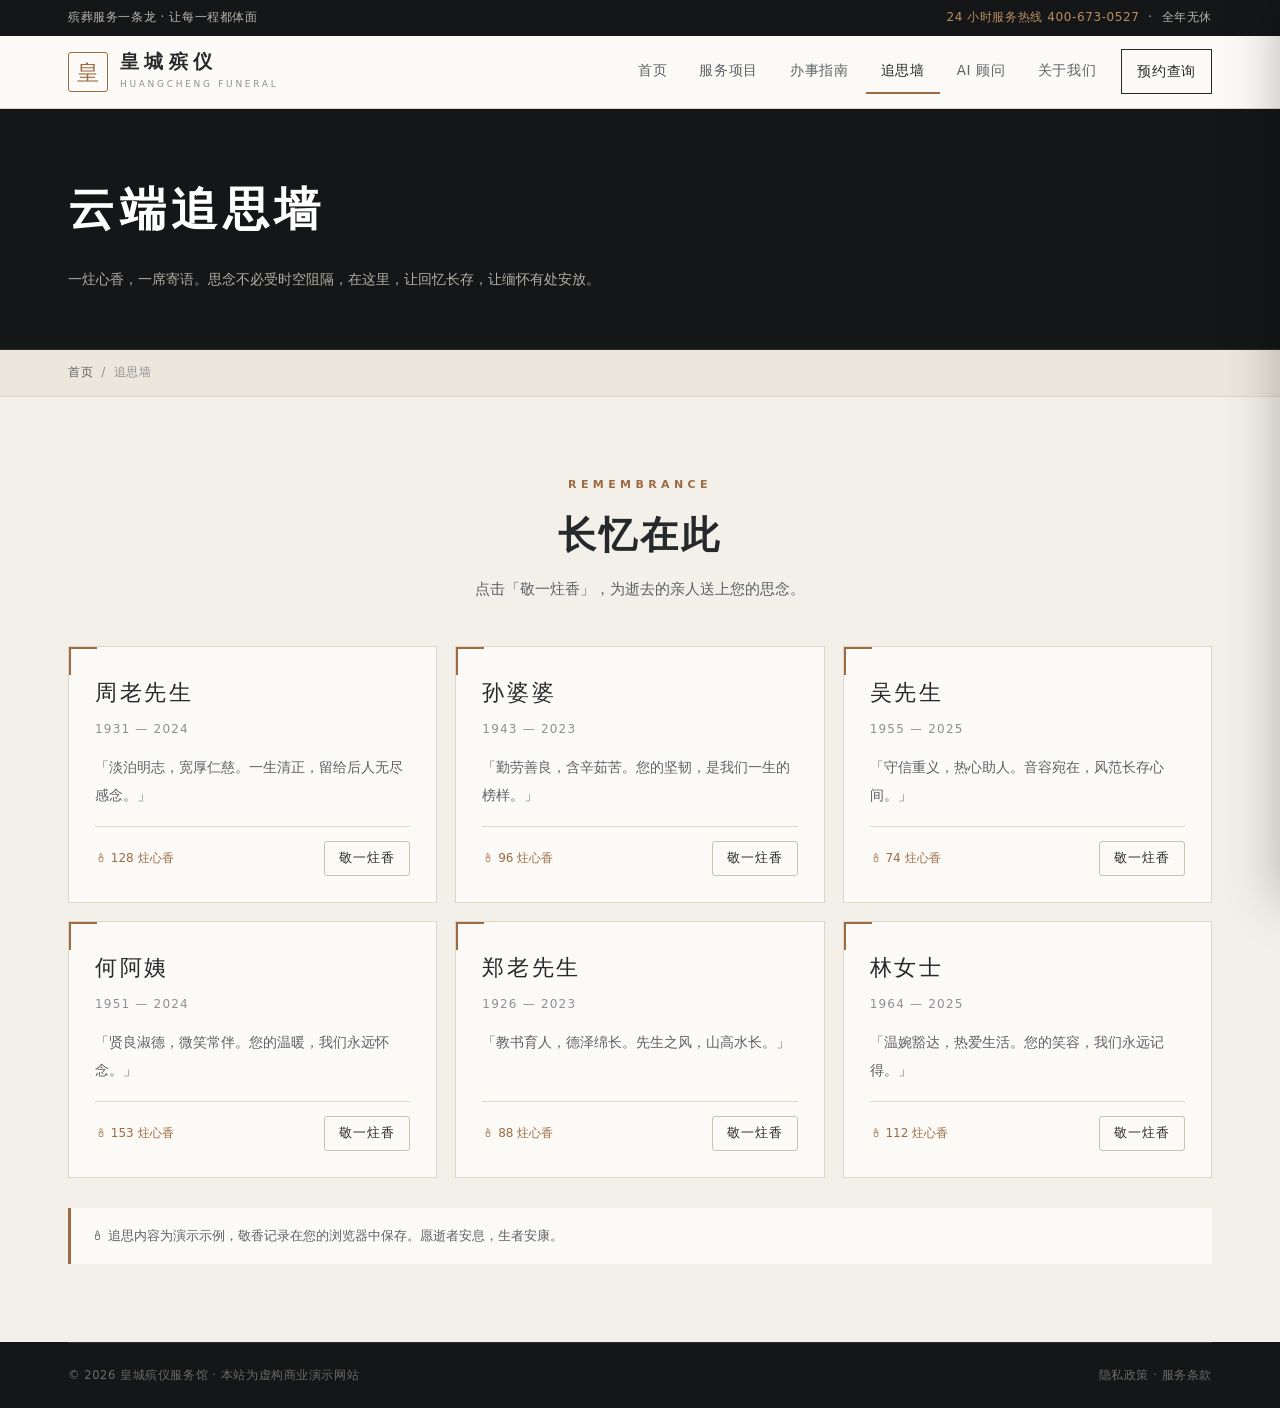
<file: memorial.html>
<!DOCTYPE html>
<html lang="zh-CN">
<head>
<meta charset="UTF-8"><meta name="viewport" content="width=device-width,initial-scale=1">
<title>云端追思墙 — 皇城殡仪</title><link rel="stylesheet" href="assets/style.css">
</head>
<body>
<div class="topbar"><div class="wrap"><span>殡葬服务一条龙 · 让每一程都体面</span><span><b>24 小时服务热线 400-673-0527</b> &nbsp;·&nbsp; 全年无休</span></div></div>
<header class="sitehead"><div class="wrap">
  <a class="logo" href="index.html"><div class="mark">皇</div><div class="txt"><b>皇城殡仪</b><span>HUANGCHENG FUNERAL</span></div></a>
  <nav class="nav"><a href="index.html">首页</a><a href="services.html">服务项目</a><a href="guide.html">办事指南</a><a href="memorial.html" class="cur">追思墙</a><a href="agent.html">AI 顾问</a><a href="about.html">关于我们</a><a href="orders.html" class="nav-cta">预约查询</a></nav>
  <button class="burger" id="burger">☰ 菜单</button>
</div></header>
<div class="drawer-mask" id="drawerMask"></div>
<aside class="drawer" id="drawer">
  <div class="dh"><b>皇城殡仪</b><button id="drawerClose">×</button></div>
  <div class="dlist">
    <a href="index.html"><span class="ico">◈</span>首页</a><a href="services.html"><span class="ico">壹</span>服务项目</a>
    <a href="guide.html"><span class="ico">贰</span>办事指南</a><a href="memorial.html" class="cur"><span class="ico">叁</span>追思墙</a>
    <a href="agent.html"><span class="ico">肆</span>AI 殡葬顾问</a><a href="about.html"><span class="ico">伍</span>关于我们</a>
    <a href="orders.html"><span class="ico">陆</span>预约查询</a>
  </div>
  <div class="df">24 小时服务热线 400-673-0527<br>全年无休 · 市区 30 分钟响应</div>
</aside>

<div class="pagehead"><div class="wrap"><h1>云端追思墙</h1><p>一炷心香，一席寄语。思念不必受时空阻隔，在这里，让回忆长存，让缅怀有处安放。</p></div></div>
<div class="crumb"><div class="wrap"><a href="index.html">首页</a><span>/</span>追思墙</div></div>

<section><div class="wrap">
  <div class="sec-head center"><span class="kicker">REMEMBRANCE</span><h2>长忆在此</h2><p>点击「敬一炷香」，为逝去的亲人送上您的思念。</p></div>
  <div class="memorial-grid" id="memGrid"></div>
  <div class="notice" style="margin-top:30px">🕯 追思内容为演示示例，敬香记录在您的浏览器中保存。愿逝者安息，生者安康。</div>
</div></section>

<footer class="sitefoot"><div class="wrap"><div class="bottom"><span>© 2026 皇城殡仪服务馆 · 本站为虚构商业演示网站</span><span>隐私政策 · 服务条款</span></div></div></footer>
<script src="assets/data.js"></script><script src="assets/app.js"></script>
<script>
(function(){
  var mems=[
    {name:'周老先生',years:'1931 — 2024',words:'淡泊明志，宽厚仁慈。一生清正，留给后人无尽感念。',candles:128},
    {name:'孙婆婆',years:'1943 — 2023',words:'勤劳善良，含辛茹苦。您的坚韧，是我们一生的榜样。',candles:96},
    {name:'吴先生',years:'1955 — 2025',words:'守信重义，热心助人。音容宛在，风范长存心间。',candles:74},
    {name:'何阿姨',years:'1951 — 2024',words:'贤良淑德，微笑常伴。您的温暖，我们永远怀念。',candles:153},
    {name:'郑老先生',years:'1926 — 2023',words:'教书育人，德泽绵长。先生之风，山高水长。',candles:88},
    {name:'林女士',years:'1964 — 2025',words:'温婉豁达，热爱生活。您的笑容，我们永远记得。',candles:112}
  ];
  var mg=document.getElementById('memGrid');
  mems.forEach(function(m){
    var el=document.createElement('div');el.className='mem-card';
    el.innerHTML='<div class="name">'+m.name+'</div><div class="years">'+m.years+'</div><div class="words">「'+m.words+'」</div>'+
      '<div class="foot"><span class="candle">🕯 <span class="cn">'+m.candles+'</span> 炷心香</span><button class="btn btn-outline btn-sm addCandle">敬一炷香</button></div>';
    mg.appendChild(el);
  });
  mg.addEventListener('click',function(e){
    if(e.target.classList.contains('addCandle')){
      var cn=e.target.closest('.mem-card').querySelector('.cn');
      cn.textContent=parseInt(cn.textContent)+1;
      if(window.HJToast)window.HJToast('已为您敬上一炷心香');
    }
  });
  var c=document.getElementById('drawerClose');
  if(c)c.addEventListener('click',function(){document.getElementById('drawerMask').classList.remove('on');document.getElementById('drawer').classList.remove('on')});
})();
</script>
</body></html>
</file>
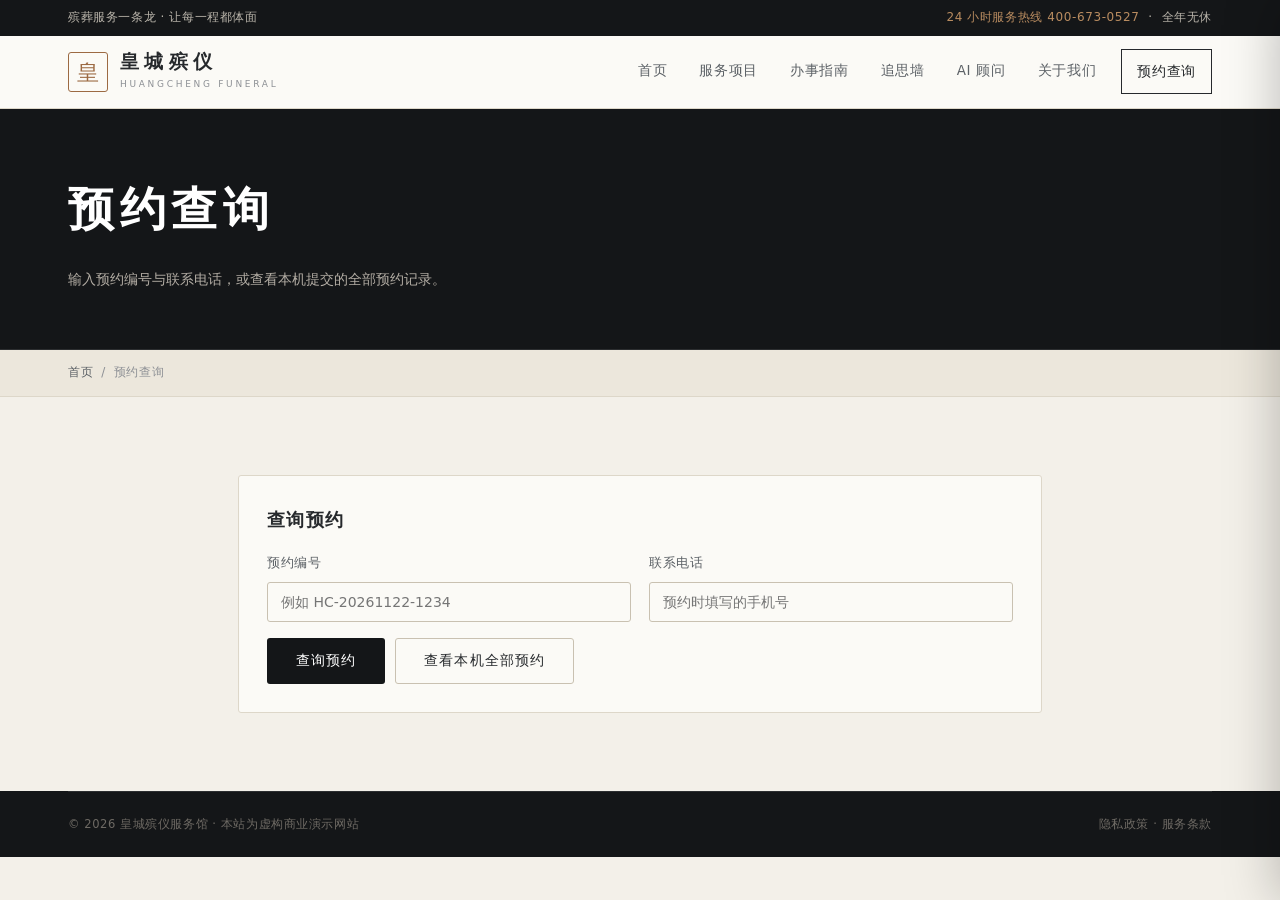
<file: orders.html>
<!DOCTYPE html>
<html lang="zh-CN">
<head>
<meta charset="UTF-8"><meta name="viewport" content="width=device-width,initial-scale=1">
<title>预约查询 — 皇城殡仪</title><link rel="stylesheet" href="assets/style.css">
</head>
<body>
<div class="topbar"><div class="wrap"><span>殡葬服务一条龙 · 让每一程都体面</span><span><b>24 小时服务热线 400-673-0527</b> &nbsp;·&nbsp; 全年无休</span></div></div>
<header class="sitehead"><div class="wrap">
  <a class="logo" href="index.html"><div class="mark">皇</div><div class="txt"><b>皇城殡仪</b><span>HUANGCHENG FUNERAL</span></div></a>
  <nav class="nav"><a href="index.html">首页</a><a href="services.html">服务项目</a><a href="guide.html">办事指南</a><a href="memorial.html">追思墙</a><a href="agent.html">AI 顾问</a><a href="about.html">关于我们</a><a href="orders.html" class="nav-cta">预约查询</a></nav>
  <button class="burger" id="burger">☰ 菜单</button>
</div></header>
<div class="drawer-mask" id="drawerMask"></div>
<aside class="drawer" id="drawer">
  <div class="dh"><b>皇城殡仪</b><button id="drawerClose">×</button></div>
  <div class="dlist">
    <a href="index.html"><span class="ico">◈</span>首页</a><a href="services.html"><span class="ico">壹</span>服务项目</a>
    <a href="guide.html"><span class="ico">贰</span>办事指南</a><a href="memorial.html"><span class="ico">叁</span>追思墙</a>
    <a href="agent.html"><span class="ico">肆</span>AI 殡葬顾问</a><a href="about.html"><span class="ico">伍</span>关于我们</a>
    <a href="orders.html"><span class="ico">陆</span>预约查询</a>
  </div>
  <div class="df">24 小时服务热线 400-673-0527<br>全年无休 · 市区 30 分钟响应</div>
</aside>

<div class="pagehead"><div class="wrap"><h1>预约查询</h1><p>输入预约编号与联系电话，或查看本机提交的全部预约记录。</p></div></div>
<div class="crumb"><div class="wrap"><a href="index.html">首页</a><span>/</span>预约查询</div></div>

<section><div class="wrap" style="max-width:860px">
  <div class="card section-card">
    <h4 style="font-family:var(--serif);font-size:18px;letter-spacing:.08em;margin-bottom:16px">查询预约</h4>
    <div class="form-grid">
      <div class="field"><label>预约编号</label><input id="qNo" placeholder="例如 HC-20261122-1234"></div>
      <div class="field"><label>联系电话</label><input id="qPhone" placeholder="预约时填写的手机号"></div>
    </div>
    <div style="display:flex;gap:10px;margin-top:16px;flex-wrap:wrap">
      <button class="btn btn-solid" id="qBtn">查询预约</button>
      <button class="btn btn-outline" id="qAll">查看本机全部预约</button>
    </div>
  </div>
  <div id="result"></div>
</div></section>

<footer class="sitefoot"><div class="wrap"><div class="bottom"><span>© 2026 皇城殡仪服务馆 · 本站为虚构商业演示网站</span><span>隐私政策 · 服务条款</span></div></div></footer>
<script src="assets/data.js"></script><script src="assets/app.js"></script>
<script>
(function(){
  var orders=window.HJ.readOrders(),res=document.getElementById('result');
  function card(o){
    return '<div class="card order-card"><div class="oh"><div><b>'+o.no+'</b> <span class="tiny">'+o.time+'</span></div><span class="status">'+o.status+'</span></div>'+
      '<div class="items">'+o.items.map(function(x){return '<div style="text-align:center"><img src="'+x.img+'" alt=""><div class="tiny">×'+x.qty+'</div></div>'}).join('')+
      '<div style="align-self:center;margin-left:auto;text-align:right"><div class="tiny">共 '+o.items.reduce(function(s,x){return s+x.qty},0)+' 项服务</div><div style="font-size:19px;color:var(--copper);font-family:var(--serif);font-weight:600">'+window.HJ.money(o.total)+'</div></div></div>'+
      '<div class="of"><span class="tiny">联系人：'+o.info.name+' · '+o.info.phone+' · '+o.info.addr+'</span>'+
      '<a class="btn btn-outline btn-sm" href="success.html?no='+encodeURIComponent(o.no)+'">查看详情</a></div></div>';
  }
  function show(list){
    if(!list.length){res.innerHTML='<div class="card center small" style="padding:40px;margin-top:20px">未查询到匹配的预约。本站预约仅保存在提交预约的浏览器中。</div>';return}
    res.innerHTML='<h3 style="font-family:var(--serif);margin:22px 0 16px;letter-spacing:.08em">共 '+list.length+' 笔预约</h3>'+list.map(card).join('');
  }
  document.getElementById('qBtn').addEventListener('click',function(){
    var no=document.getElementById('qNo').value.trim().toUpperCase(),ph=document.getElementById('qPhone').value.trim();
    show(orders.filter(function(o){return (!no||o.no===no)&&(!ph||o.info.phone===ph)}));
  });
  document.getElementById('qAll').addEventListener('click',function(){show(orders)});
  if(orders.length)show(orders);
  var c=document.getElementById('drawerClose');
  if(c)c.addEventListener('click',function(){document.getElementById('drawerMask').classList.remove('on');document.getElementById('drawer').classList.remove('on')});
})();
</script>
</body></html>
</file>
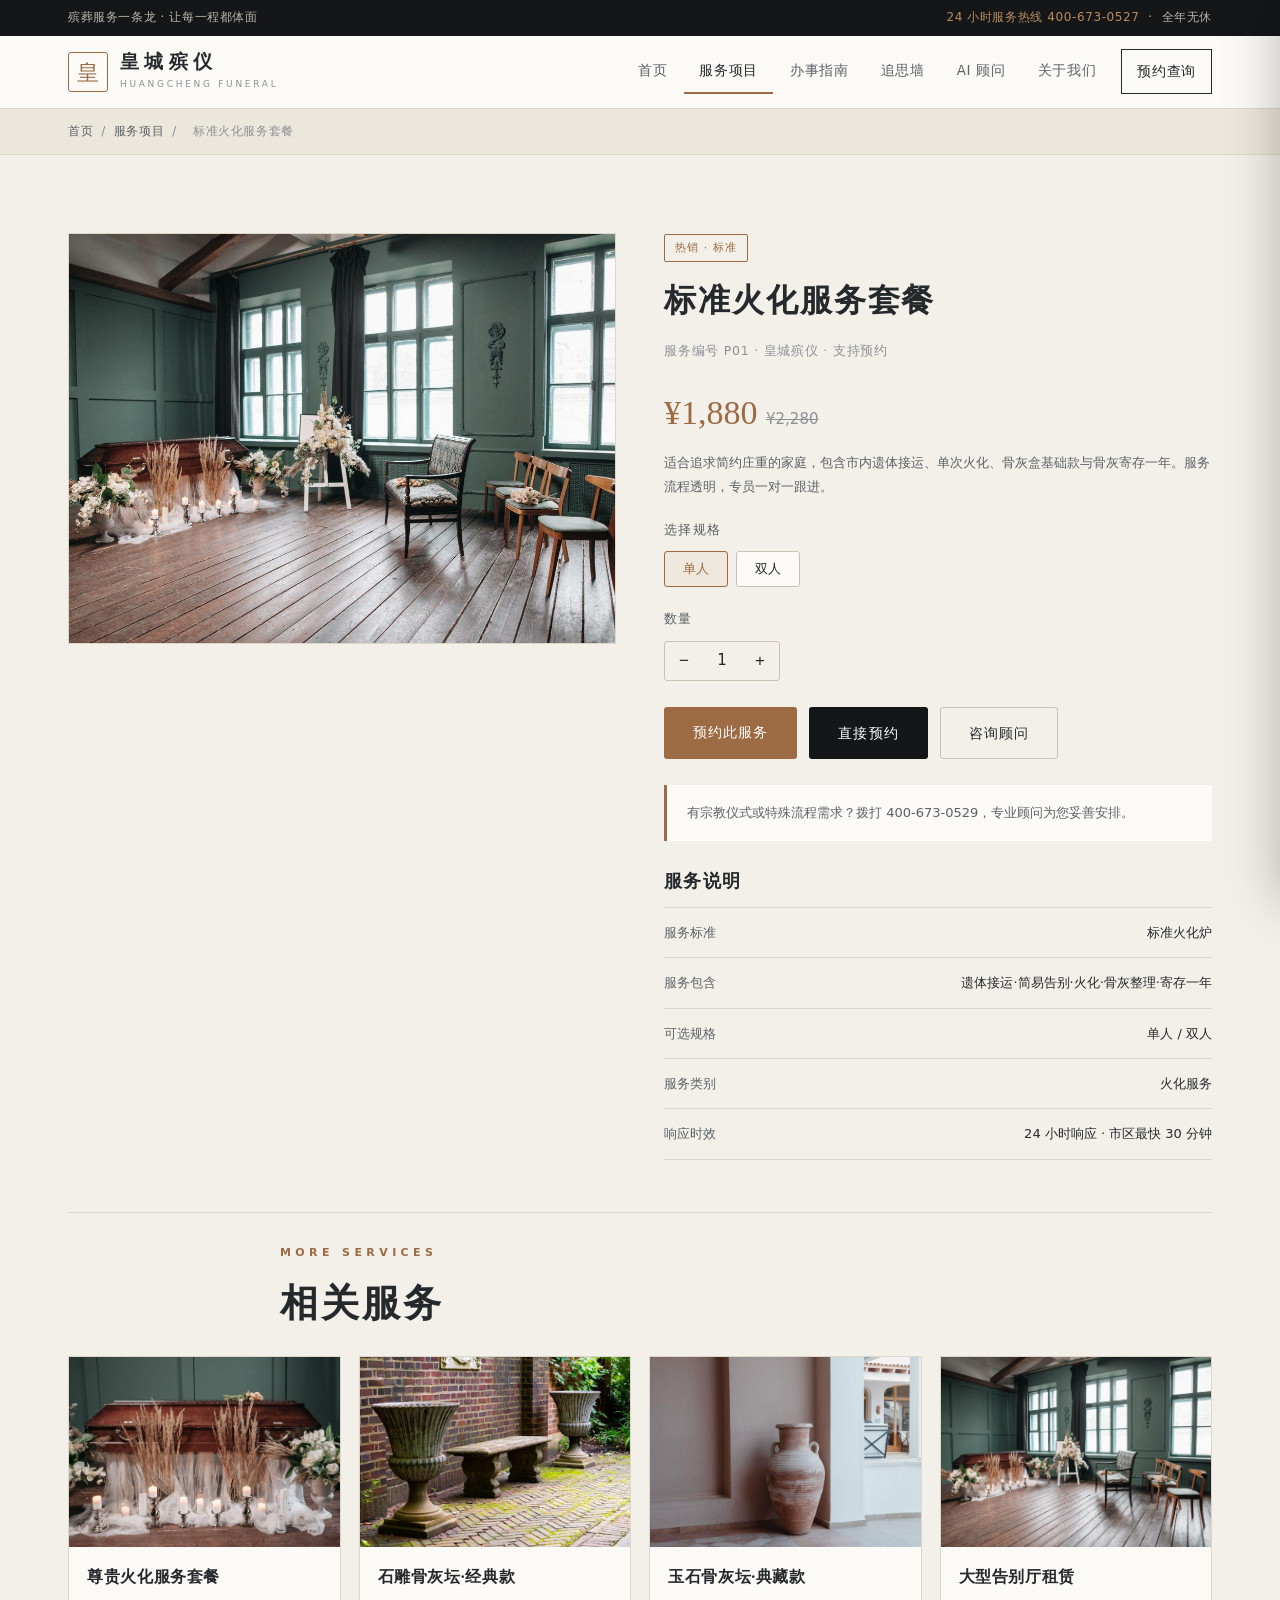
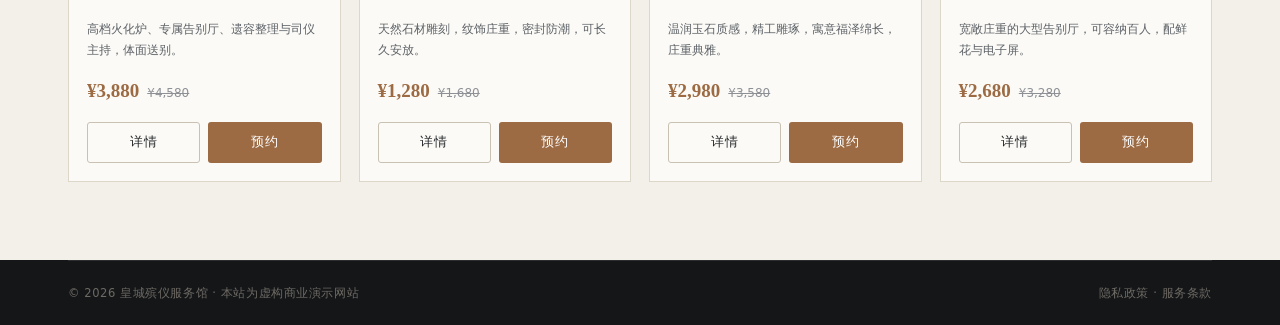
<file: service.html>
<!DOCTYPE html>
<html lang="zh-CN">
<head>
<meta charset="UTF-8"><meta name="viewport" content="width=device-width,initial-scale=1">
<title>服务详情 — 皇城殡仪</title><link rel="stylesheet" href="assets/style.css">
</head>
<body>
<div class="topbar"><div class="wrap"><span>殡葬服务一条龙 · 让每一程都体面</span><span><b>24 小时服务热线 400-673-0527</b> &nbsp;·&nbsp; 全年无休</span></div></div>
<header class="sitehead"><div class="wrap">
  <a class="logo" href="index.html"><div class="mark">皇</div><div class="txt"><b>皇城殡仪</b><span>HUANGCHENG FUNERAL</span></div></a>
  <nav class="nav"><a href="index.html">首页</a><a href="services.html" class="cur">服务项目</a><a href="guide.html">办事指南</a><a href="memorial.html">追思墙</a><a href="agent.html">AI 顾问</a><a href="about.html">关于我们</a><a href="orders.html" class="nav-cta">预约查询</a></nav>
  <button class="burger" id="burger">☰ 菜单</button>
</div></header>
<div class="drawer-mask" id="drawerMask"></div>
<aside class="drawer" id="drawer">
  <div class="dh"><b>皇城殡仪</b><button id="drawerClose">×</button></div>
  <div class="dlist">
    <a href="index.html"><span class="ico">◈</span>首页</a><a href="services.html" class="cur"><span class="ico">壹</span>服务项目</a>
    <a href="guide.html"><span class="ico">贰</span>办事指南</a><a href="memorial.html"><span class="ico">叁</span>追思墙</a>
    <a href="agent.html"><span class="ico">肆</span>AI 殡葬顾问</a><a href="about.html"><span class="ico">伍</span>关于我们</a>
    <a href="orders.html"><span class="ico">陆</span>预约查询</a>
  </div>
  <div class="df">24 小时服务热线 400-673-0527<br>全年无休 · 市区 30 分钟响应</div>
</aside>

<div class="crumb"><div class="wrap"><a href="index.html">首页</a><span>/</span><a href="services.html">服务项目</a><span>/</span><span id="crumbName">服务详情</span></div></div>

<section><div class="wrap">
  <div class="detail" id="detail"></div>
  <hr style="margin:52px 0 30px;border:none;border-top:1px solid var(--line)">
  <div class="sec-head" style="margin-bottom:26px"><span class="kicker">MORE SERVICES</span><h2>相关服务</h2></div>
  <div class="prod-grid" id="related"></div>
</div></section>

<footer class="sitefoot"><div class="wrap"><div class="bottom"><span>© 2026 皇城殡仪服务馆 · 本站为虚构商业演示网站</span><span>隐私政策 · 服务条款</span></div></div></footer>
<script src="assets/data.js"></script><script src="assets/app.js"></script>
<script>
(function(){
  var id=new URLSearchParams(location.search).get('id')||'p01';
  var p=window.HJ.getProduct(id)||window.HJ.PRODUCTS[0];
  document.title=p.name+' — 皇城殡仪';
  document.getElementById('crumbName').textContent=p.name;
  var size=p.sizes[0],qty=1,box=document.getElementById('detail');
  box.innerHTML=
    '<div class="gallery"><img id="mainImg" src="'+p.img+'" alt="'+p.name+'"></div>'+
    '<div><span class="tag">'+p.tags.join(' · ')+'</span>'+
      '<h1>'+p.name+'</h1><div class="sub">服务编号 '+p.id.toUpperCase()+' · 皇城殡仪 · 支持预约</div>'+
      '<div class="price-big">'+window.HJ.money(p.price)+' <del>'+window.HJ.money(p.old)+'</del></div>'+
      '<p class="small" style="margin:6px 0 16px">'+p.detail+'</p>'+
      '<div class="opts"><h5>选择规格</h5><div class="size-opts" id="sizes">'+
        p.sizes.map(function(s,i){return '<button class="'+(i===0?'on':'')+'" data-s="'+s+'">'+s+'</button>'}).join('')+'</div></div>'+
      '<div class="opts"><h5>数量</h5><div class="qty"><button id="minus">−</button><span id="qty">1</span><button id="plus">+</button></div></div>'+
      '<div class="buybar"><button class="btn btn-copper" id="addCart">预约此服务</button>'+
        '<a href="appointment.html?id='+p.id+'" class="btn btn-solid">直接预约</a>'+
        '<a href="agent.html" class="btn btn-outline">咨询顾问</a></div>'+
      '<div class="notice">有宗教仪式或特殊流程需求？拨打 400-673-0529，专业顾问为您妥善安排。</div>'+
      '<h3 style="font-family:var(--serif);font-size:18px;margin:24px 0 10px;letter-spacing:.08em">服务说明</h3>'+
      '<ul class="spec-list">'+
        '<li><b>服务标准</b><span>'+p.material+'</span></li>'+
        '<li><b>服务包含</b><span>'+p.include+'</span></li>'+
        '<li><b>可选规格</b><span>'+p.sizes.join(' / ')+'</span></li>'+
        '<li><b>服务类别</b><span>'+p.cat+'</span></li>'+
        '<li><b>响应时效</b><span>24 小时响应 · 市区最快 30 分钟</span></li>'+
      '</ul>'+
    '</div>';
  document.getElementById('sizes').addEventListener('click',function(e){
    if(e.target.tagName!=='BUTTON')return;
    this.querySelectorAll('button').forEach(function(b){b.classList.remove('on')});
    e.target.classList.add('on');size=e.target.dataset.s;
  });
  document.getElementById('minus').addEventListener('click',function(){if(qty>1){qty--;document.getElementById('qty').textContent=qty}});
  document.getElementById('plus').addEventListener('click',function(){qty++;document.getElementById('qty').textContent=qty});
  document.getElementById('addCart').addEventListener('click',function(){
    window.HJ.addCart(p.id,size,qty);window.HJToast('已加入预约清单');
  });
  var rel=window.HJ.PRODUCTS.filter(function(x){return x.id!==p.id}).slice(0,4),rg=document.getElementById('related');
  rel.forEach(function(x){
    var el=document.createElement('div');el.className='prod';
    el.innerHTML='<a class="img" href="service.html?id='+x.id+'"><img src="'+x.img+'" alt="'+x.name+'"></a>'+
      '<div class="body"><h4><a href="service.html?id='+x.id+'">'+x.name+'</a></h4><div class="desc">'+x.desc+'</div>'+
      '<div class="price"><b>'+window.HJ.money(x.price)+'</b><del>'+window.HJ.money(x.old)+'</del></div>'+
      '<div class="foot"><a href="service.html?id='+x.id+'" class="btn btn-outline btn-sm">详情</a>'+
      '<a href="appointment.html?id='+x.id+'" class="btn btn-copper btn-sm">预约</a></div></div>';
    rg.appendChild(el);
  });
  var c=document.getElementById('drawerClose');
  if(c)c.addEventListener('click',function(){document.getElementById('drawerMask').classList.remove('on');document.getElementById('drawer').classList.remove('on')});
})();
</script>
</body></html>
</file>
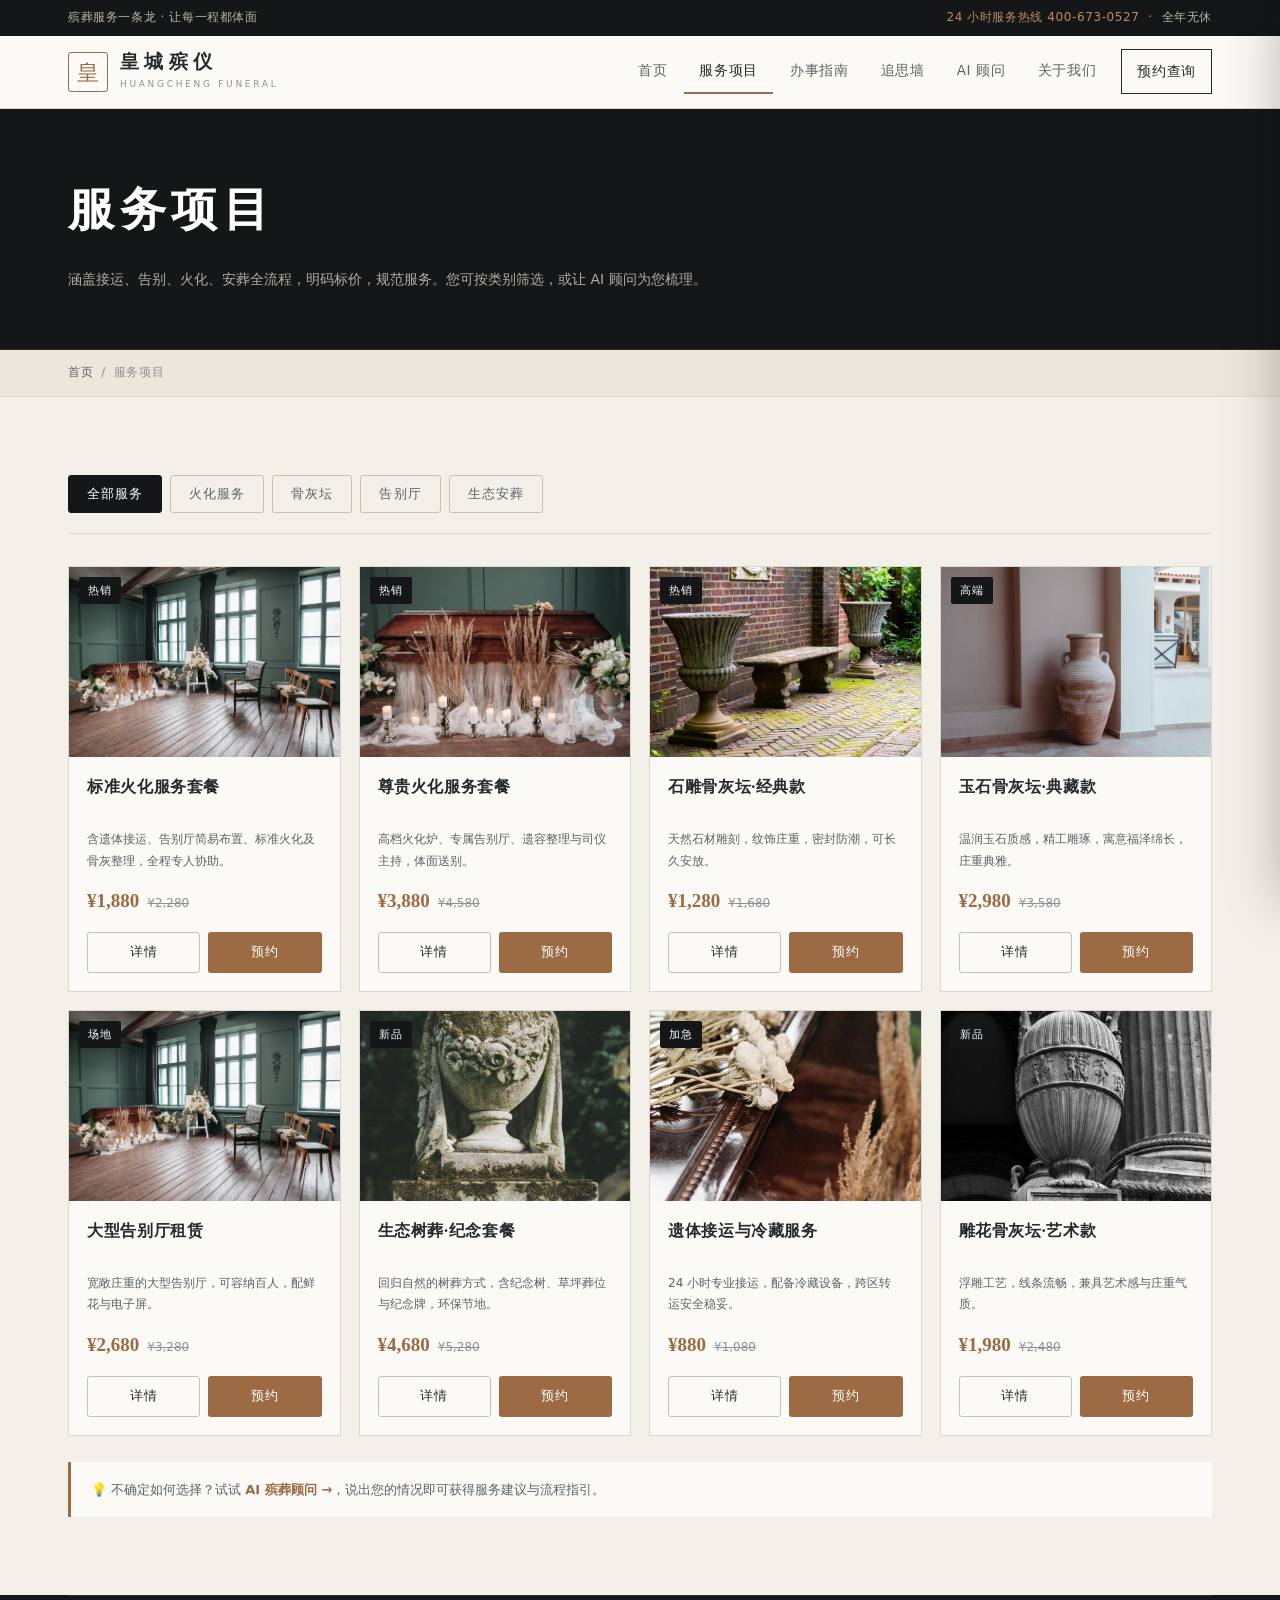
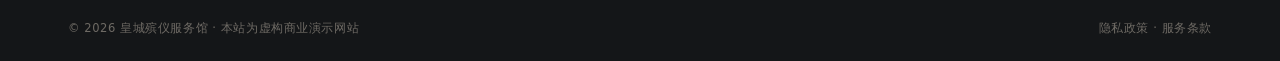
<file: services.html>
<!DOCTYPE html>
<html lang="zh-CN">
<head>
<meta charset="UTF-8"><meta name="viewport" content="width=device-width,initial-scale=1">
<title>服务项目 — 皇城殡仪</title><link rel="stylesheet" href="assets/style.css">
</head>
<body>
<div class="topbar"><div class="wrap"><span>殡葬服务一条龙 · 让每一程都体面</span><span><b>24 小时服务热线 400-673-0527</b> &nbsp;·&nbsp; 全年无休</span></div></div>
<header class="sitehead"><div class="wrap">
  <a class="logo" href="index.html"><div class="mark">皇</div><div class="txt"><b>皇城殡仪</b><span>HUANGCHENG FUNERAL</span></div></a>
  <nav class="nav"><a href="index.html">首页</a><a href="services.html" class="cur">服务项目</a><a href="guide.html">办事指南</a><a href="memorial.html">追思墙</a><a href="agent.html">AI 顾问</a><a href="about.html">关于我们</a><a href="orders.html" class="nav-cta">预约查询</a></nav>
  <button class="burger" id="burger">☰ 菜单</button>
</div></header>
<div class="drawer-mask" id="drawerMask"></div>
<aside class="drawer" id="drawer">
  <div class="dh"><b>皇城殡仪</b><button id="drawerClose">×</button></div>
  <div class="dlist">
    <a href="index.html"><span class="ico">◈</span>首页</a><a href="services.html" class="cur"><span class="ico">壹</span>服务项目</a>
    <a href="guide.html"><span class="ico">贰</span>办事指南</a><a href="memorial.html"><span class="ico">叁</span>追思墙</a>
    <a href="agent.html"><span class="ico">肆</span>AI 殡葬顾问</a><a href="about.html"><span class="ico">伍</span>关于我们</a>
    <a href="orders.html"><span class="ico">陆</span>预约查询</a>
  </div>
  <div class="df">24 小时服务热线 400-673-0527<br>全年无休 · 市区 30 分钟响应</div>
</aside>

<div class="pagehead"><div class="wrap"><h1>服务项目</h1><p>涵盖接运、告别、火化、安葬全流程，明码标价，规范服务。您可按类别筛选，或让 AI 顾问为您梳理。</p></div></div>
<div class="crumb"><div class="wrap"><a href="index.html">首页</a><span>/</span>服务项目</div></div>

<section><div class="wrap">
  <div class="filters" id="filters">
    <button class="on" data-cat="全部">全部服务</button>
    <button data-cat="火化服务">火化服务</button>
    <button data-cat="骨灰坛">骨灰坛</button>
    <button data-cat="告别厅">告别厅</button>
    <button data-cat="生态安葬">生态安葬</button>
  </div>
  <div class="prod-grid" id="grid"></div>
  <div class="notice">💡 不确定如何选择？试试 <a href="agent.html">AI 殡葬顾问 →</a>，说出您的情况即可获得服务建议与流程指引。</div>
</div></section>

<footer class="sitefoot"><div class="wrap"><div class="bottom"><span>© 2026 皇城殡仪服务馆 · 本站为虚构商业演示网站</span><span>隐私政策 · 服务条款</span></div></div></footer>
<script src="assets/data.js"></script><script src="assets/app.js"></script>
<script>
(function(){
  var grid=document.getElementById('grid');
  function render(cat){
    grid.innerHTML='';
    var list=window.HJ.PRODUCTS.filter(function(p){return cat==='全部'||p.cat===cat});
    list.forEach(function(p){
      var el=document.createElement('div');el.className='prod';
      el.innerHTML='<a class="img" href="service.html?id='+p.id+'"><span class="corner tag">'+p.tags[0]+'</span><img src="'+p.img+'" alt="'+p.name+'"></a>'+
        '<div class="body"><h4><a href="service.html?id='+p.id+'">'+p.name+'</a></h4><div class="desc">'+p.desc+'</div>'+
        '<div class="price"><b>'+window.HJ.money(p.price)+'</b><del>'+window.HJ.money(p.old)+'</del></div>'+
        '<div class="foot"><a href="service.html?id='+p.id+'" class="btn btn-outline btn-sm">详情</a>'+
        '<a href="appointment.html?id='+p.id+'" class="btn btn-copper btn-sm">预约</a></div></div>';
      grid.appendChild(el);
    });
  }
  render('全部');
  document.getElementById('filters').addEventListener('click',function(e){
    if(e.target.tagName!=='BUTTON')return;
    this.querySelectorAll('button').forEach(function(b){b.classList.remove('on')});
    e.target.classList.add('on');render(e.target.dataset.cat);
  });
  var c=document.getElementById('drawerClose');
  if(c)c.addEventListener('click',function(){document.getElementById('drawerMask').classList.remove('on');document.getElementById('drawer').classList.remove('on')});
})();
</script>
</body></html>
</file>
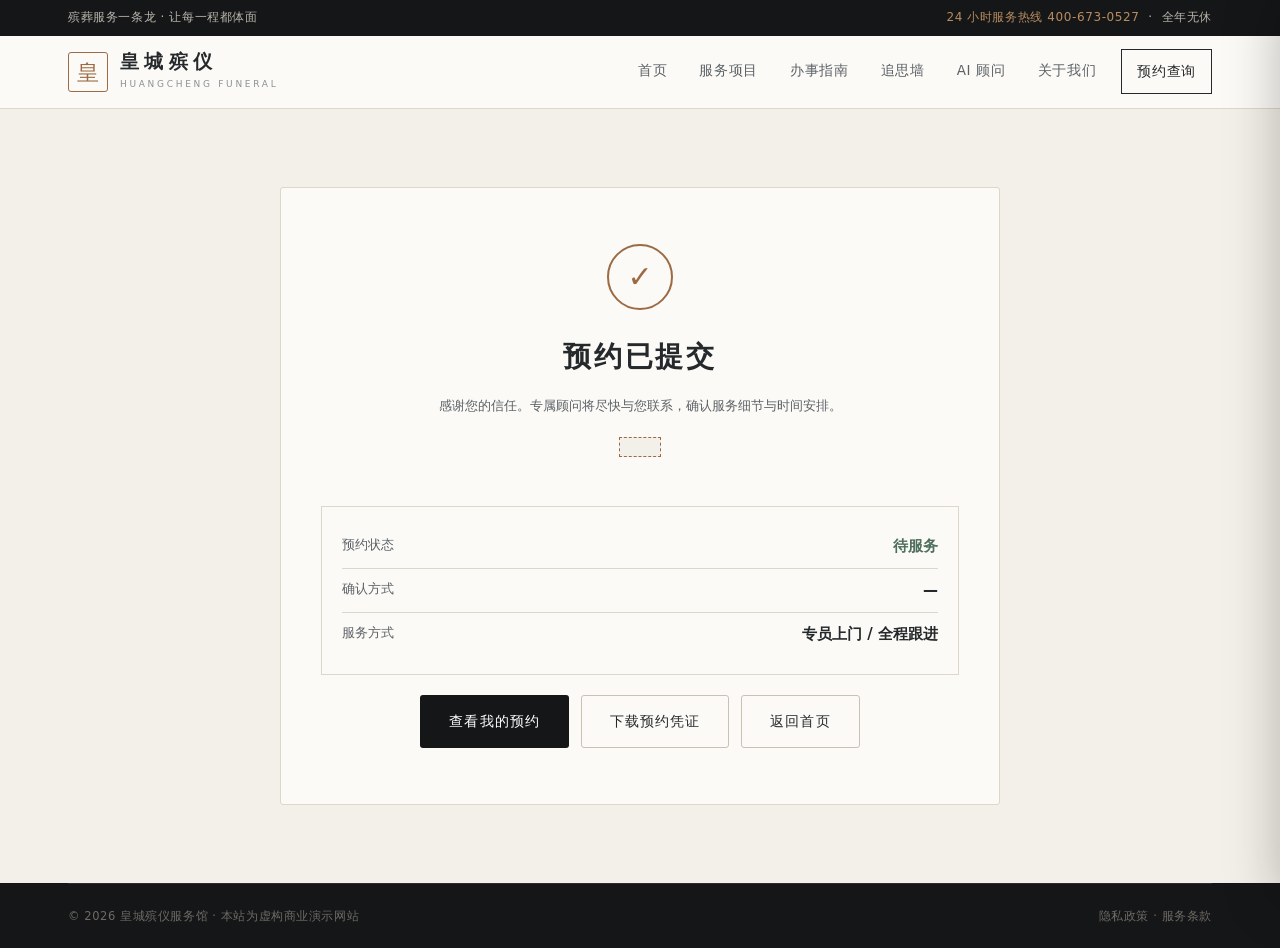
<file: success.html>
<!DOCTYPE html>
<html lang="zh-CN">
<head>
<meta charset="UTF-8"><meta name="viewport" content="width=device-width,initial-scale=1">
<title>预约已提交 — 皇城殡仪</title><link rel="stylesheet" href="assets/style.css">
</head>
<body>
<div class="topbar"><div class="wrap"><span>殡葬服务一条龙 · 让每一程都体面</span><span><b>24 小时服务热线 400-673-0527</b> &nbsp;·&nbsp; 全年无休</span></div></div>
<header class="sitehead"><div class="wrap">
  <a class="logo" href="index.html"><div class="mark">皇</div><div class="txt"><b>皇城殡仪</b><span>HUANGCHENG FUNERAL</span></div></a>
  <nav class="nav"><a href="index.html">首页</a><a href="services.html">服务项目</a><a href="guide.html">办事指南</a><a href="memorial.html">追思墙</a><a href="agent.html">AI 顾问</a><a href="about.html">关于我们</a><a href="orders.html" class="nav-cta">预约查询</a></nav>
  <button class="burger" id="burger">☰ 菜单</button>
</div></header>
<div class="drawer-mask" id="drawerMask"></div>
<aside class="drawer" id="drawer">
  <div class="dh"><b>皇城殡仪</b><button id="drawerClose">×</button></div>
  <div class="dlist">
    <a href="index.html"><span class="ico">◈</span>首页</a><a href="services.html"><span class="ico">壹</span>服务项目</a>
    <a href="guide.html"><span class="ico">贰</span>办事指南</a><a href="memorial.html"><span class="ico">叁</span>追思墙</a>
    <a href="agent.html"><span class="ico">肆</span>AI 殡葬顾问</a><a href="about.html"><span class="ico">伍</span>关于我们</a>
    <a href="orders.html"><span class="ico">陆</span>预约查询</a>
  </div>
  <div class="df">24 小时服务热线 400-673-0527<br>全年无休 · 市区 30 分钟响应</div>
</aside>

<section><div class="wrap">
  <div class="success card">
    <div class="check">✓</div>
    <h2>预约已提交</h2>
    <p class="small" style="margin-top:12px">感谢您的信任。专属顾问将尽快与您联系，确认服务细节与时间安排。</p>
    <div class="orderno" id="orderNo">HC-00000000-0000</div>
    <div style="text-align:left;padding:18px 20px;margin:20px 0;border:1px solid var(--line)">
      <div style="display:flex;justify-content:space-between;padding:8px 0;border-bottom:1px solid var(--line)"><span class="small">预约状态</span><b style="color:var(--ok)">待服务</b></div>
      <div style="display:flex;justify-content:space-between;padding:8px 0;border-bottom:1px solid var(--line)"><span class="small">确认方式</span><b id="payInfo">—</b></div>
      <div style="display:flex;justify-content:space-between;padding:8px 0"><span class="small">服务方式</span><b>专员上门 / 全程跟进</b></div>
    </div>
    <div style="display:flex;gap:12px;justify-content:center;flex-wrap:wrap">
      <a href="orders.html" class="btn btn-solid">查看我的预约</a>
      <button class="btn btn-outline" id="dlBtn">下载预约凭证</button>
      <a href="index.html" class="btn btn-outline">返回首页</a>
    </div>
  </div>
</div></section>

<footer class="sitefoot"><div class="wrap"><div class="bottom"><span>© 2026 皇城殡仪服务馆 · 本站为虚构商业演示网站</span><span>隐私政策 · 服务条款</span></div></div></footer>
<script src="assets/data.js"></script><script src="assets/app.js"></script>
<script>
(function(){
  var no=new URLSearchParams(location.search).get('no')||sessionStorage.getItem('hc_last_order')||'';
  document.getElementById('orderNo').textContent=no;
  var order=window.HJ.readOrders().find(function(o){return o.no===no});
  if(order)document.getElementById('payInfo').textContent=order.info.pay||'到店确认';
  document.getElementById('dlBtn').addEventListener('click',function(){
    if(!order){window.HJToast('未找到预约');return}
    var txt='皇城殡仪服务馆 · 预约凭证\n========================\n'+
      '预约编号：'+order.no+'\n提交时间：'+order.time+'\n状态：'+order.status+'\n'+
      '确认方式：'+(order.info.pay||'—')+'\n\n联系人：'+order.info.name+'\n电话：'+order.info.phone+'\n地址：'+order.info.addr+'\n'+
      '期望时间：'+order.info.time+'\n备注：'+(order.info.note||'无')+'\n\n服务项目：\n'+
      order.items.map(function(x,i){return (i+1)+'. '+x.name+' ['+x.size+'] × '+x.qty+' = '+window.HJ.money(x.price*x.qty)}).join('\n')+
      '\n\n预估费用：'+window.HJ.money(order.total)+'\n\n（本站为虚构演示网站，此凭证仅供体验）';
    var blob=new Blob([txt],{type:'text/plain;charset=utf-8'}),a=document.createElement('a');
    a.href=URL.createObjectURL(blob);a.download='皇城殡仪预约凭证-'+order.no+'.txt';a.click();URL.revokeObjectURL(a.href);
  });
  var c=document.getElementById('drawerClose');
  if(c)c.addEventListener('click',function(){document.getElementById('drawerMask').classList.remove('on');document.getElementById('drawer').classList.remove('on')});
})();
</script>
</body></html>
</file>
<file: assets/style.css>
/* 皇城殡仪服务馆 · 庄重禅意视觉系统 —— 与旧电商模板完全不同 */
:root{
  --ink0:#141618;       /* 玄墨 */
  --ink:#26292c;        /* 墨 */
  --ink2:#5c6166;       /* 中灰 */
  --ink3:#8d9095;       /* 浅灰 */
  --paper:#f3f0e9;      /* 宣纸 */
  --paper-2:#ece7dc;    /* 深宣纸 */
  --card:#fbfaf6;       /* 素卡 */
  --copper:#9c6a43;     /* 赭铜 */
  --copper-2:#b98c60;   /* 浅铜 */
  --jade:#5f7268;       /* 青灰 */
  --line:#ddd7c9;       /* 细线 */
  --line-2:#c9c1b1;
  --ok:#4f6f5e;
  --danger:#9c4a3f;
  --radius:3px;
  --radius-s:2px;
  --shadow:0 2px 0 rgba(20,22,24,.04);
  --shadow-lg:0 24px 60px rgba(20,22,24,.16);
  --sans:"PingFang SC","Microsoft YaHei","Hiragino Sans GB",system-ui,-apple-system,sans-serif;
  --serif:"Songti SC","STSong","SimSun",serif;
}
@media (prefers-color-scheme:dark){
  :root{color-scheme:dark;--ink0:#0c0d0e;--ink:#ece7dd;--ink2:#b3aea4;--ink3:#9c9890;--paper:#141516;--paper-2:#1c1d1f;--card:#1c1d1e;--copper:#d09a68;--copper-2:#e0b184;--jade:#8fa79a;--line:#35342f;--line-2:#4a4842;--shadow:none;--shadow-lg:0 24px 60px rgba(0,0,0,.5)}
}
*{box-sizing:border-box;margin:0;padding:0}
html{-webkit-text-size-adjust:100%;scroll-behavior:smooth;overflow-x:hidden}
body{font-family:var(--sans);background:var(--paper);color:var(--ink);font-size:15px;line-height:1.8;overflow-x:hidden}
img{max-width:100%;display:block}
a{color:var(--ink);text-decoration:none}
a:hover{color:var(--copper)}
.wrap{max-width:1200px;margin:0 auto;padding:0 28px}
.mono{font-family:ui-monospace,Menlo,Consolas,monospace}
.small{font-size:13px;color:var(--ink2)}
.tiny{font-size:12px;color:var(--ink3)}
.center{text-align:center}
.hidden{display:none!important}
.vert{writing-mode:vertical-rl;letter-spacing:.35em}

/* ===== 顶部 ===== */
.topbar{background:var(--ink0);color:#b9b4aa;font-size:12px;letter-spacing:.05em}
.topbar .wrap{display:flex;justify-content:space-between;gap:16px;padding-top:7px;padding-bottom:7px;flex-wrap:wrap}
.topbar b{color:var(--copper-2);font-weight:500}
.sitehead{background:var(--card);border-bottom:1px solid var(--line);position:sticky;top:0;z-index:100}
.sitehead .wrap{display:flex;align-items:center;gap:20px;height:72px}
.logo{display:flex;align-items:center;gap:12px;flex:0 0 auto}
.logo .mark{width:40px;height:40px;border:1px solid var(--copper);color:var(--copper);display:grid;place-items:center;font-family:var(--serif);font-size:22px;border-radius:var(--radius)}
.logo .txt b{display:block;font-size:19px;letter-spacing:.28em;font-family:var(--serif);line-height:1.2;font-weight:600}
.logo .txt span{display:block;font-size:9px;letter-spacing:.3em;color:var(--ink3);margin-top:3px}
.nav{display:flex;gap:2px;margin-left:auto;align-items:center}
.nav a{padding:9px 15px;font-size:13.5px;color:var(--ink2);letter-spacing:.05em;border-bottom:2px solid transparent}
.nav a:hover{color:var(--copper);border-bottom-color:var(--copper)}
.nav a.cur{color:var(--ink);border-bottom-color:var(--copper)}
.nav .nav-cta{border:1px solid var(--ink);color:var(--ink);margin-left:8px}
.nav .nav-cta:hover{background:var(--ink);color:var(--paper);border-color:var(--ink)}
.burger{display:none;margin-left:auto;background:transparent;border:1px solid var(--ink);color:var(--ink);padding:8px 13px;font-size:13px;cursor:pointer;border-radius:var(--radius)}
@media(max-width:920px){.nav{display:none}.burger{display:block}}

/* 抽屉 */
.drawer-mask{position:fixed;inset:0;background:rgba(10,10,10,.55);z-index:198;opacity:0;visibility:hidden;transition:.25s}
.drawer-mask.on{opacity:1;visibility:visible}
.drawer{position:fixed;top:0;right:0;bottom:0;width:min(340px,88vw);background:var(--card);z-index:199;transform:translateX(103%);transition:transform .3s cubic-bezier(.4,0,.2,1);box-shadow:-12px 0 50px rgba(0,0,0,.25);display:flex;flex-direction:column}
.drawer.on{transform:none}
.drawer .dh{padding:22px 24px;background:var(--ink0);color:#fff;display:flex;justify-content:space-between;align-items:center}
.drawer .dh b{font-family:var(--serif);font-size:20px;letter-spacing:.2em}
.drawer .dh button{background:transparent;border:1px solid rgba(255,255,255,.35);color:#fff;width:32px;height:32px;border-radius:50%;font-size:18px;cursor:pointer}
.drawer .dlist{padding:14px;overflow-y:auto;flex:1}
.drawer .dlist a{display:flex;align-items:center;gap:14px;padding:15px 16px;color:var(--ink);font-size:15px;border-bottom:1px solid var(--line)}
.drawer .dlist a:hover,.drawer .dlist a.cur{color:var(--copper)}
.drawer .dlist a .ico{width:26px;font-family:var(--serif);color:var(--copper);font-size:15px}
.drawer .df{padding:18px 24px;border-top:1px solid var(--line);font-size:12.5px;color:var(--ink2);line-height:1.9}

/* ===== 通用块 ===== */
section{padding:78px 0}
.sec-head{max-width:720px;margin:0 auto 44px}
.sec-head.center{text-align:center}
.sec-head .kicker{display:block;color:var(--copper);font-size:11px;letter-spacing:.4em;font-weight:600;margin-bottom:14px;text-transform:uppercase}
.sec-head h2{font-size:clamp(26px,4vw,38px);font-family:var(--serif);letter-spacing:.08em;line-height:1.4;font-weight:600}
.sec-head p{color:var(--ink2);margin-top:14px;font-size:14.5px}
.btn{display:inline-flex;align-items:center;justify-content:center;gap:8px;padding:13px 28px;border-radius:var(--radius);font-size:13.5px;letter-spacing:.08em;cursor:pointer;border:1px solid transparent;transition:.2s;text-align:center;font-family:var(--sans)}
.btn-solid{background:var(--ink0);color:#fff}
.btn-solid:hover{background:var(--copper);color:#fff}
.btn-copper{background:var(--copper);color:#fff}
.btn-copper:hover{background:var(--copper-2);color:#fff}
.btn-outline{background:transparent;border-color:var(--line-2);color:var(--ink)}
.btn-outline:hover{border-color:var(--copper);color:var(--copper)}
.btn-light{background:transparent;border-color:rgba(255,255,255,.5);color:#fff}
.btn-light:hover{background:#fff;color:var(--ink0)}
.btn-sm{padding:8px 14px;font-size:12.5px}
.card{background:var(--card);border:1px solid var(--line);border-radius:var(--radius)}
.tag{display:inline-block;padding:3px 10px;border:1px solid var(--copper);color:var(--copper);font-size:11px;letter-spacing:.1em;border-radius:var(--radius-s)}
.divider{height:1px;background:var(--line);margin:0}

/* ===== 首屏 ===== */
.hero{position:relative;background:var(--ink0);color:#fff;overflow:hidden;min-height:640px;display:flex;align-items:center}
.hero .bg{position:absolute;inset:0;background-image:url('images/scene-hall.jpg');background-size:cover;background-position:center 40%;opacity:.34}
.hero .bg::after{content:"";position:absolute;inset:0;background:linear-gradient(180deg,rgba(20,22,24,.55),rgba(20,22,24,.92))}
.hero .wrap{position:relative;z-index:2;padding:110px 28px 92px;display:grid;grid-template-columns:1fr auto;gap:50px;align-items:center}
.hero .eyebrow{display:flex;align-items:center;gap:14px;color:var(--copper-2);font-size:11.5px;letter-spacing:.42em;margin-bottom:28px}
.hero .eyebrow::before{content:"";width:36px;height:1px;background:var(--copper-2)}
.hero h1{font-family:var(--serif);font-size:clamp(42px,6.4vw,76px);line-height:1.28;letter-spacing:.1em;font-weight:600}
.hero h1 em{color:var(--copper-2);font-style:normal}
.hero .lead{font-size:clamp(14px,1.8vw,16px);color:#c6c1b8;margin:26px 0 34px;max-width:560px;line-height:2.1;letter-spacing:.03em}
.hero .actions{display:flex;gap:14px;flex-wrap:wrap}
.hero .poem{display:flex;gap:26px;align-items:center}
.hero .poem .v{font-family:var(--serif);font-size:clamp(17px,2.2vw,23px);letter-spacing:.5em;color:#e8e2d6;line-height:1.6}
.hero .poem .line{width:1px;height:150px;background:linear-gradient(var(--copper-2),transparent)}
.hero .trust{display:flex;gap:34px;margin-top:46px;flex-wrap:wrap;border-top:1px solid rgba(255,255,255,.16);padding-top:22px}
.hero .trust div b{display:block;font-size:25px;color:var(--copper-2);font-family:var(--serif);font-weight:600}
.hero .trust div span{font-size:11.5px;color:#9a948b;letter-spacing:.1em}
@media(max-width:900px){.hero .wrap{grid-template-columns:1fr;padding:80px 24px 70px}.hero .poem{display:none}}

/* 服务项目横滑 */
.svc-grid{display:grid;grid-template-columns:repeat(3,1fr);gap:1px;background:var(--line)}
.svc{background:var(--card);padding:0;position:relative;overflow:hidden;transition:.3s}
.svc:hover{background:var(--paper)}
.svc .ph{position:relative;height:210px;overflow:hidden}
.svc .ph img{width:100%;height:100%;object-fit:cover;transition:.5s}
.svc:hover .ph img{transform:scale(1.05)}
.svc .ph .no{position:absolute;top:14px;left:16px;font-family:var(--serif);font-size:30px;color:#fff;text-shadow:0 1px 8px rgba(0,0,0,.5)}
.svc .body{padding:22px 24px 26px}
.svc .body .k{font-size:11px;letter-spacing:.3em;color:var(--copper)}
.svc .body h4{font-family:var(--serif);font-size:21px;letter-spacing:.08em;margin:8px 0 10px;font-weight:600}
.svc .body p{font-size:13px;color:var(--ink2);line-height:1.95;min-height:50px}
.svc .body .more{display:inline-block;margin-top:14px;font-size:12.5px;color:var(--copper);border-bottom:1px solid var(--copper);padding-bottom:2px}
@media(max-width:900px){.svc-grid{grid-template-columns:1fr 1fr}.svc .ph{height:180px}}
@media(max-width:560px){.svc-grid{grid-template-columns:1fr}}

/* 时间轴流程 */
.timeline{max-width:900px;margin:0 auto;position:relative}
.timeline::before{content:"";position:absolute;left:50%;top:0;bottom:0;width:1px;background:var(--line-2)}
.tl-item{display:grid;grid-template-columns:1fr 60px 1fr;align-items:center;margin-bottom:38px}
.tl-item .side{padding:0 30px}
.tl-item.left .side:first-child{visibility:hidden}
.tl-item.right .side:last-child{visibility:hidden}
.tl-item .dot{width:15px;height:15px;border:3px solid var(--copper);background:var(--paper);border-radius:50%;margin:0 auto;z-index:2;position:relative}
.tl-item .box{border:1px solid var(--line);padding:22px 26px;background:var(--card)}
.tl-item .box .n{font-family:var(--serif);color:var(--copper);font-size:13px;letter-spacing:.2em}
.tl-item .box h4{font-family:var(--serif);font-size:19px;margin:6px 0 8px;letter-spacing:.06em}
.tl-item .box p{font-size:13px;color:var(--ink2)}
@media(max-width:700px){.timeline::before{display:none}.tl-item{display:block;margin-bottom:14px}.tl-item .side{visibility:visible!important;padding:0}.tl-item .dot{display:none}.tl-item .box{border-left:2px solid var(--copper);padding:16px 18px}}

/* 价格公示表 */
.price-note{text-align:center;font-size:12px;color:var(--ink3);margin-top:18px;letter-spacing:.05em}
.tbl-wrap{overflow-x:auto;border:1px solid var(--line)}
table.tbl{width:100%;border-collapse:collapse;min-width:620px;font-size:14px}
.tbl th,.tbl td{padding:16px 20px;text-align:left;border-bottom:1px solid var(--line)}
.tbl th{background:var(--ink0);color:#e8e2d6;font-family:var(--serif);font-weight:500;letter-spacing:.1em;font-size:13px}
.tbl tr:last-child td{border-bottom:none}
.tbl tbody tr:hover{background:var(--card)}
.tbl td b{color:var(--copper)}

/* 现代统计数字卡 */
.stat-grid{display:grid;grid-template-columns:repeat(4,1fr);gap:16px}
.stat-card{background:var(--card);border:1px solid var(--line);border-radius:14px;padding:34px 18px 30px;text-align:center;position:relative;overflow:hidden;transition:transform .3s ease,box-shadow .3s ease}
.stat-card::before{content:"";position:absolute;top:0;left:0;right:0;height:3px;background:linear-gradient(90deg,var(--copper),var(--copper-2))}
.stat-card::after{content:"";position:absolute;width:120px;height:120px;border-radius:50%;right:-40px;bottom:-60px;background:radial-gradient(circle,rgba(156,106,67,.08),transparent 70%)}
.stat-card:hover{transform:translateY(-5px);box-shadow:var(--shadow-lg)}
.stat-num{font-family:var(--serif);font-size:clamp(34px,4.4vw,48px);font-weight:600;color:var(--copper);line-height:1.1;letter-spacing:.01em}
.stat-num span{font-size:.42em;margin-left:3px;color:var(--ink2);font-weight:400}
.stat-label{font-size:13px;color:var(--ink2);margin-top:12px;letter-spacing:.08em}
@media(max-width:900px){.stat-grid{grid-template-columns:repeat(2,1fr)}}
@media(max-width:400px){.stat-card{padding:26px 10px 22px}}

/* 关于页首屏双栏 */
.about-hero{grid-template-columns:1fr 1fr}
@media(max-width:820px){.about-hero{grid-template-columns:1fr}.about-hero img{min-height:240px!important}}

/* 承诺卡 */
.promise-grid{display:grid;grid-template-columns:repeat(4,1fr);gap:16px}
.promise-card{background:var(--card);border:1px solid var(--line);border-radius:12px;padding:30px 22px;transition:transform .25s,box-shadow .25s}
.promise-card:hover{transform:translateY(-4px);box-shadow:var(--shadow-lg)}
.promise-card .p-ic{width:46px;height:46px;display:grid;place-items:center;border:1px solid var(--copper);color:var(--copper);border-radius:12px;font-size:22px;margin-bottom:16px}
.promise-card h4{font-family:var(--serif);font-size:17px;letter-spacing:.08em;margin-bottom:8px}
.promise-card p{font-size:12.5px;color:var(--ink2);line-height:1.9}
@media(max-width:900px){.promise-grid{grid-template-columns:1fr 1fr}}
@media(max-width:520px){.promise-grid{grid-template-columns:1fr}}

/* 便民指南卡片 */
.guide-grid{display:grid;grid-template-columns:repeat(4,1fr);gap:18px}
.guide-card{background:var(--card);border:1px solid var(--line);border-radius:12px;border-top:2px solid var(--copper);padding:28px 24px;transition:.25s}
.guide-card:hover{box-shadow:var(--shadow-lg);transform:translateY(-3px)}
.guide-card .ic{font-family:var(--serif);font-size:30px;color:var(--copper);margin-bottom:14px}
.guide-card h4{font-family:var(--serif);font-size:18px;letter-spacing:.1em;margin-bottom:10px}
.guide-card p{font-size:12.5px;color:var(--ink2);line-height:1.9}
@media(max-width:900px){.guide-grid{grid-template-columns:1fr 1fr}}
@media(max-width:520px){.guide-grid{grid-template-columns:1fr}}

/* 追思墙 */
.memorial-grid{display:grid;grid-template-columns:repeat(3,1fr);gap:18px}
.mem-card{background:var(--card);border:1px solid var(--line);padding:26px;position:relative}
.mem-card::before{content:"";position:absolute;top:0;left:0;width:26px;height:26px;border-top:2px solid var(--copper);border-left:2px solid var(--copper)}
.mem-card .name{font-family:var(--serif);font-size:22px;letter-spacing:.12em}
.mem-card .years{font-size:12px;color:var(--ink3);letter-spacing:.1em;margin:6px 0 14px}
.mem-card .words{font-family:var(--serif);font-size:14px;color:var(--ink2);line-height:2;min-height:56px}
.mem-card .foot{display:flex;justify-content:space-between;align-items:center;margin-top:16px;padding-top:14px;border-top:1px solid var(--line);font-size:12px;color:var(--ink3)}
.mem-card .candle{color:var(--copper);cursor:pointer}
@media(max-width:900px){.memorial-grid{grid-template-columns:1fr 1fr}}
@media(max-width:560px){.memorial-grid{grid-template-columns:1fr}}

/* CTA 横条 */
.cta-strip{background:var(--ink0);color:#fff}
.cta-strip .wrap{display:flex;align-items:center;justify-content:space-between;gap:30px;padding-top:52px;padding-bottom:52px;flex-wrap:wrap}
.cta-strip h3{font-family:var(--serif);font-size:clamp(22px,3vw,30px);letter-spacing:.1em;font-weight:600}
.cta-strip p{color:#a9a49b;margin-top:8px;font-size:13.5px}

/* FAQ */
.faq{border-bottom:1px solid var(--line)}
.faq summary{padding:20px 4px;cursor:pointer;font-family:var(--serif);font-size:16px;letter-spacing:.06em;list-style:none;position:relative;padding-right:36px}
.faq summary::-webkit-details-marker{display:none}
.faq summary::after{content:"+";position:absolute;right:6px;color:var(--copper);font-size:20px;font-family:var(--sans)}
.faq[open] summary::after{content:"−"}
.faq .ans{padding:0 4px 22px;color:var(--ink2);font-size:13.5px;line-height:2}

/* 页脚 */
.sitefoot{background:var(--ink0);color:#a9a49b;margin-top:0}
.sitefoot .grid{display:grid;grid-template-columns:1.5fr 1fr 1fr 1.2fr;gap:40px;padding:60px 0 46px}
.sitefoot .brand .logo{color:#fff}
.sitefoot .brand .logo .mark{border-color:var(--copper);color:var(--copper-2)}
.sitefoot .brand p{margin-top:18px;font-size:12.5px;line-height:2;color:#8f8a82}
.sitefoot h5{color:#e8e2d6;font-family:var(--serif);font-size:14px;letter-spacing:.16em;margin-bottom:18px;font-weight:600}
.sitefoot a{display:block;color:#969087;font-size:12.5px;margin-bottom:11px}
.sitefoot a:hover{color:var(--copper-2)}
.sitefoot .contact-line{font-size:12.5px;margin-bottom:11px;color:#969087}
.sitefoot .bottom{border-top:1px solid rgba(255,255,255,.1);padding:22px 0;display:flex;justify-content:space-between;gap:16px;flex-wrap:wrap;font-size:11.5px;color:#6e6a64;letter-spacing:.05em}
@media(max-width:900px){.sitefoot .grid{grid-template-columns:1fr 1fr;gap:34px}}

/* 内页头 */
.pagehead{background:var(--ink0);color:#fff;border-bottom:1px solid rgba(255,255,255,.1)}
.pagehead .wrap{padding:60px 28px 56px}
.pagehead h1{font-family:var(--serif);font-size:clamp(30px,4.5vw,46px);letter-spacing:.12em;font-weight:600}
.pagehead p{color:#b3ada4;margin-top:14px;max-width:680px;font-size:14px;line-height:2}
.crumb{background:var(--paper-2);border-bottom:1px solid var(--line)}
.crumb .wrap{padding-top:12px;padding-bottom:12px;font-size:12px;color:var(--ink3);letter-spacing:.05em}
.crumb a{color:var(--ink2)}
.crumb span{margin:0 8px}

/* 筛选 */
.filters{display:flex;gap:8px;flex-wrap:wrap;margin-bottom:32px;border-bottom:1px solid var(--line);padding-bottom:20px}
.filters button{background:transparent;border:1px solid var(--line-2);color:var(--ink2);padding:9px 18px;font-size:13px;cursor:pointer;letter-spacing:.08em;border-radius:var(--radius)}
.filters button:hover{border-color:var(--copper);color:var(--copper)}
.filters button.on{background:var(--ink0);color:#fff;border-color:var(--ink0)}
.notice{background:var(--card);border-left:3px solid var(--copper);padding:16px 20px;font-size:13px;color:var(--ink2);margin-top:26px}
.notice a{color:var(--copper);font-weight:600}

/* 详情 */
.detail{display:grid;grid-template-columns:1fr 1fr;gap:48px}
.detail .gallery img{width:100%;border:1px solid var(--line);object-fit:cover;aspect-ratio:4/3}
.detail h1{font-family:var(--serif);font-size:32px;letter-spacing:.06em;margin:10px 0}
.detail .sub{color:var(--ink3);font-size:12.5px;letter-spacing:.06em}
.detail .price-big{font-family:var(--serif);font-size:34px;color:var(--copper);margin:20px 0 8px}
.detail .price-big del{font-size:15px;color:var(--ink3);font-family:var(--sans)}
.opts{margin:20px 0}
.opts h5{font-size:13px;color:var(--ink2);letter-spacing:.1em;margin-bottom:10px;font-weight:500}
.size-opts{display:flex;gap:8px;flex-wrap:wrap}
.size-opts button{border:1px solid var(--line-2);background:var(--card);color:var(--ink);padding:8px 18px;font-size:13px;cursor:pointer;border-radius:var(--radius)}
.size-opts button.on{border-color:var(--copper);color:var(--copper);background:rgba(156,106,67,.06)}
.qty{display:inline-flex;align-items:center;border:1px solid var(--line-2);border-radius:var(--radius)}
.qty button{background:transparent;border:none;width:38px;height:38px;cursor:pointer;color:var(--ink);font-size:17px}
.qty span{min-width:38px;text-align:center}
.buybar{display:flex;gap:12px;flex-wrap:wrap;margin:26px 0 18px}
.spec-list{list-style:none;border-top:1px solid var(--line)}
.spec-list li{display:flex;justify-content:space-between;gap:20px;padding:13px 0;border-bottom:1px solid var(--line);font-size:13px}
.spec-list li b{color:var(--ink2);font-weight:500}
.spec-list li span{color:var(--ink);text-align:right}
@media(max-width:820px){.detail{grid-template-columns:1fr;gap:28px}}

/* 产品卡（服务详情相关推荐复用） */
.prod-grid{display:grid;grid-template-columns:repeat(4,1fr);gap:18px}
.prod{background:var(--card);border:1px solid var(--line)}
.prod .img{position:relative;display:block;height:190px;overflow:hidden}
.prod .img img{width:100%;height:100%;object-fit:cover;transition:.4s}
.prod:hover .img img{transform:scale(1.04)}
.prod .corner{position:absolute;top:10px;left:10px;background:var(--ink0);color:#fff;border:none;font-size:10.5px;padding:4px 9px}
.prod .body{padding:18px}
.prod .body h4{font-family:var(--serif);font-size:16px;line-height:1.5;letter-spacing:.04em;min-height:48px}
.prod .body h4 a{color:var(--ink)}
.prod .desc{font-size:12px;color:var(--ink2);line-height:1.8;min-height:43px;margin-top:6px}
.prod .price{margin-top:12px;display:flex;align-items:baseline;gap:8px}
.prod .price b{font-family:var(--serif);font-size:19px;color:var(--copper)}
.prod .price del{font-size:12px;color:var(--ink3)}
/* 产品卡按钮区（.foot 为卡片内局部类名，与页脚 .sitefoot 互不冲突） */
.prod .foot{display:flex;gap:8px;margin-top:14px}
.prod .foot .btn{flex:1}
@media(max-width:1000px){.prod-grid{grid-template-columns:repeat(2,1fr)}}
@media(max-width:520px){.prod-grid{grid-template-columns:1fr}}

/* 预约四步 / 表单 */
.steps{display:flex;align-items:center;justify-content:center;gap:0;margin:0 auto 44px;flex-wrap:wrap}
.steps .s{display:flex;align-items:center;gap:10px;color:var(--ink3);font-size:13px}
.steps .s .n{width:30px;height:30px;border:1px solid var(--line-2);border-radius:50%;display:grid;place-items:center;font-family:var(--serif)}
.steps .s.on,.steps .s.done{color:var(--copper)}
.steps .s.on .n,.steps .s.done .n{border-color:var(--copper);background:var(--copper);color:#fff}
.steps .line{width:50px;height:1px;background:var(--line-2);margin:0 12px}
.cart-layout{display:grid;grid-template-columns:1fr 340px;gap:26px;align-items:start}
.section-card{padding:28px}
.form-grid{display:grid;grid-template-columns:1fr 1fr;gap:18px}
.field.full{grid-column:1/-1}
.field label{display:block;font-size:12.5px;color:var(--ink2);margin-bottom:7px;letter-spacing:.05em}
.field input,.field select,.field textarea{width:100%;border:1px solid var(--line-2);background:var(--card);color:var(--ink);padding:11px 13px;font-size:14px;border-radius:var(--radius);font-family:var(--sans)}
.field input:focus,.field select:focus,.field textarea:focus{outline:none;border-color:var(--copper)}
.field .err{color:var(--danger);font-size:11.5px;margin-top:5px;display:none}
.field .err.on{display:block}
.pay-methods{display:flex;gap:10px;flex-wrap:wrap}
.pay-methods label{border:1px solid var(--line-2);padding:10px 18px;font-size:13px;cursor:pointer;border-radius:var(--radius)}
.pay-methods label.on{border-color:var(--copper);color:var(--copper);background:rgba(156,106,67,.05)}
.pay-methods input{margin-right:6px}
.summary{padding:24px;position:sticky;top:92px}
.summary h4{font-family:var(--serif);font-size:18px;letter-spacing:.1em;margin-bottom:18px}
.summary .line{display:flex;justify-content:space-between;padding:11px 0;border-bottom:1px solid var(--line);font-size:13px;color:var(--ink2)}
.summary .line b{color:var(--ink)}
.summary .line.total{border-bottom:none;font-size:15px;color:var(--ink);padding-top:16px}
.summary .line.total b{font-family:var(--serif);font-size:24px;color:var(--copper)}
.summary .btn{width:100%;margin-top:16px}
@media(max-width:900px){.cart-layout{grid-template-columns:1fr}.summary{position:static}}
@media(max-width:560px){.form-grid{grid-template-columns:1fr}}

/* 预约项 */
.cart-item{display:flex;gap:16px;align-items:center;padding:18px 0;border-bottom:1px solid var(--line)}
.cart-item img{width:78px;height:78px;object-fit:cover;border:1px solid var(--line)}
.cart-item .info{flex:1;min-width:0}
.cart-item .info h4{font-family:var(--serif);font-size:16px}
.cart-item .meta{font-size:12px;color:var(--ink3);margin-top:4px}
.cart-item .price{font-family:var(--serif);font-size:18px;color:var(--copper)}
.rm{background:transparent;border:none;color:var(--ink3);font-size:12px;cursor:pointer;margin-top:6px}
.rm:hover{color:var(--danger)}

/* 完成页 */
.success{text-align:center;padding:56px 40px;max-width:720px;margin:0 auto}
.success .check{width:66px;height:66px;border:2px solid var(--copper);color:var(--copper);border-radius:50%;display:grid;place-items:center;font-size:30px;margin:0 auto 22px}
.success h2{font-family:var(--serif);font-size:28px;letter-spacing:.1em}
.success .orderno{font-family:var(--mono,monospace);font-size:18px;letter-spacing:.1em;color:var(--copper);background:var(--paper);display:inline-block;padding:9px 20px;margin:20px 0;border:1px dashed var(--copper)}
@media(max-width:560px){.success{padding:40px 20px}}

/* 订单卡 */
.order-card{padding:22px;margin-bottom:16px}
.order-card .oh{display:flex;justify-content:space-between;padding-bottom:14px;border-bottom:1px solid var(--line)}
.order-card .status{color:var(--ok);font-size:12.5px}
.order-card .items{display:flex;gap:12px;align-items:center;padding:16px 0;flex-wrap:wrap}
.order-card .items img{width:52px;height:52px;object-fit:cover;border:1px solid var(--line)}
.order-card .of{display:flex;justify-content:space-between;align-items:center;padding-top:14px;border-top:1px solid var(--line);gap:12px;flex-wrap:wrap}

/* AI 顾问 */
.agent-layout{display:grid;grid-template-columns:1fr 300px;gap:24px;align-items:start}
.chat-box{background:var(--card);border:1px solid var(--line);display:flex;flex-direction:column;height:600px}
.chat-top{padding:18px 22px;border-bottom:1px solid var(--line);display:flex;gap:12px;align-items:center}
.chat-top .av{width:38px;height:38px;border:1px solid var(--copper);color:var(--copper);display:grid;place-items:center;font-family:var(--serif);font-size:18px}
.chat-top b{font-family:var(--serif);font-size:15px;letter-spacing:.08em}
.chat-top .status{font-size:11px;color:var(--ok)}
.chat-log{flex:1;overflow-y:auto;padding:22px;display:flex;flex-direction:column;gap:16px;background:var(--paper)}
.msg{display:flex;gap:10px;align-items:flex-start}
.msg .av{width:30px;height:30px;border:1px solid var(--copper);color:var(--copper);display:grid;place-items:center;font-family:var(--serif);font-size:14px;flex:0 0 auto}
.msg.me{flex-direction:row-reverse}
.msg.me .av{border-color:var(--line-2);color:var(--ink2)}
.msg .bub{background:var(--card);border:1px solid var(--line);padding:12px 15px;font-size:13.5px;line-height:1.9;max-width:88%;border-radius:var(--radius)}
.msg.me .bub{background:var(--ink0);color:#fff;border-color:var(--ink0)}
.msg .bub table{width:100%;border-collapse:collapse;font-size:12px;margin-top:8px}
.msg .bub table th,.msg .bub table td{border:1px solid var(--line);padding:7px 9px;text-align:left}
.msg .bub table th{background:var(--paper-2)}
.msg .rec{display:flex;gap:11px;align-items:center;border:1px solid var(--line);padding:9px;margin-top:9px;background:var(--card)}
.msg .rec img{width:52px;height:52px;object-fit:cover;flex:0 0 auto}
.msg .rec b{font-size:13px;color:var(--ink)}
.typing{display:inline-flex;gap:4px;padding:4px 0}
.typing i{width:6px;height:6px;background:var(--copper);border-radius:50%;animation:blink 1.2s infinite}
.typing i:nth-child(2){animation-delay:.2s}.typing i:nth-child(3){animation-delay:.4s}
@keyframes blink{0%,60%,100%{opacity:.25}30%{opacity:1}}
.chat-input{display:flex;gap:8px;padding:14px 18px;border-top:1px solid var(--line)}
.chat-input input{flex:1;border:1px solid var(--line-2);background:var(--card);color:var(--ink);padding:11px 14px;font-size:13.5px;border-radius:var(--radius)}
.chat-input input:focus{outline:none;border-color:var(--copper)}
.side-card{padding:22px;margin-bottom:16px}
.side-card h4{font-family:var(--serif);font-size:16px;letter-spacing:.1em;margin-bottom:14px;color:var(--copper)}
.side-card ul{list-style:none}
.side-card li{padding:8px 0 8px 18px;position:relative;font-size:12.5px;color:var(--ink2);border-bottom:1px solid var(--line)}
.side-card li:last-child{border-bottom:none}
.side-card li::before{content:"·";position:absolute;left:4px;color:var(--copper);font-size:18px}
.side-card p{font-size:12.5px;color:var(--ink2);line-height:1.9}
@media(max-width:900px){.agent-layout{grid-template-columns:1fr}.chat-box{height:560px}}

/* toast */
.toast{position:fixed;bottom:30px;left:50%;transform:translateX(-50%) translateY(20px);background:var(--ink0);color:#fff;padding:12px 24px;font-size:13px;z-index:300;opacity:0;transition:.25s;border-radius:var(--radius)}
.toast.on{opacity:1;transform:translateX(-50%) translateY(0)}
</file>
